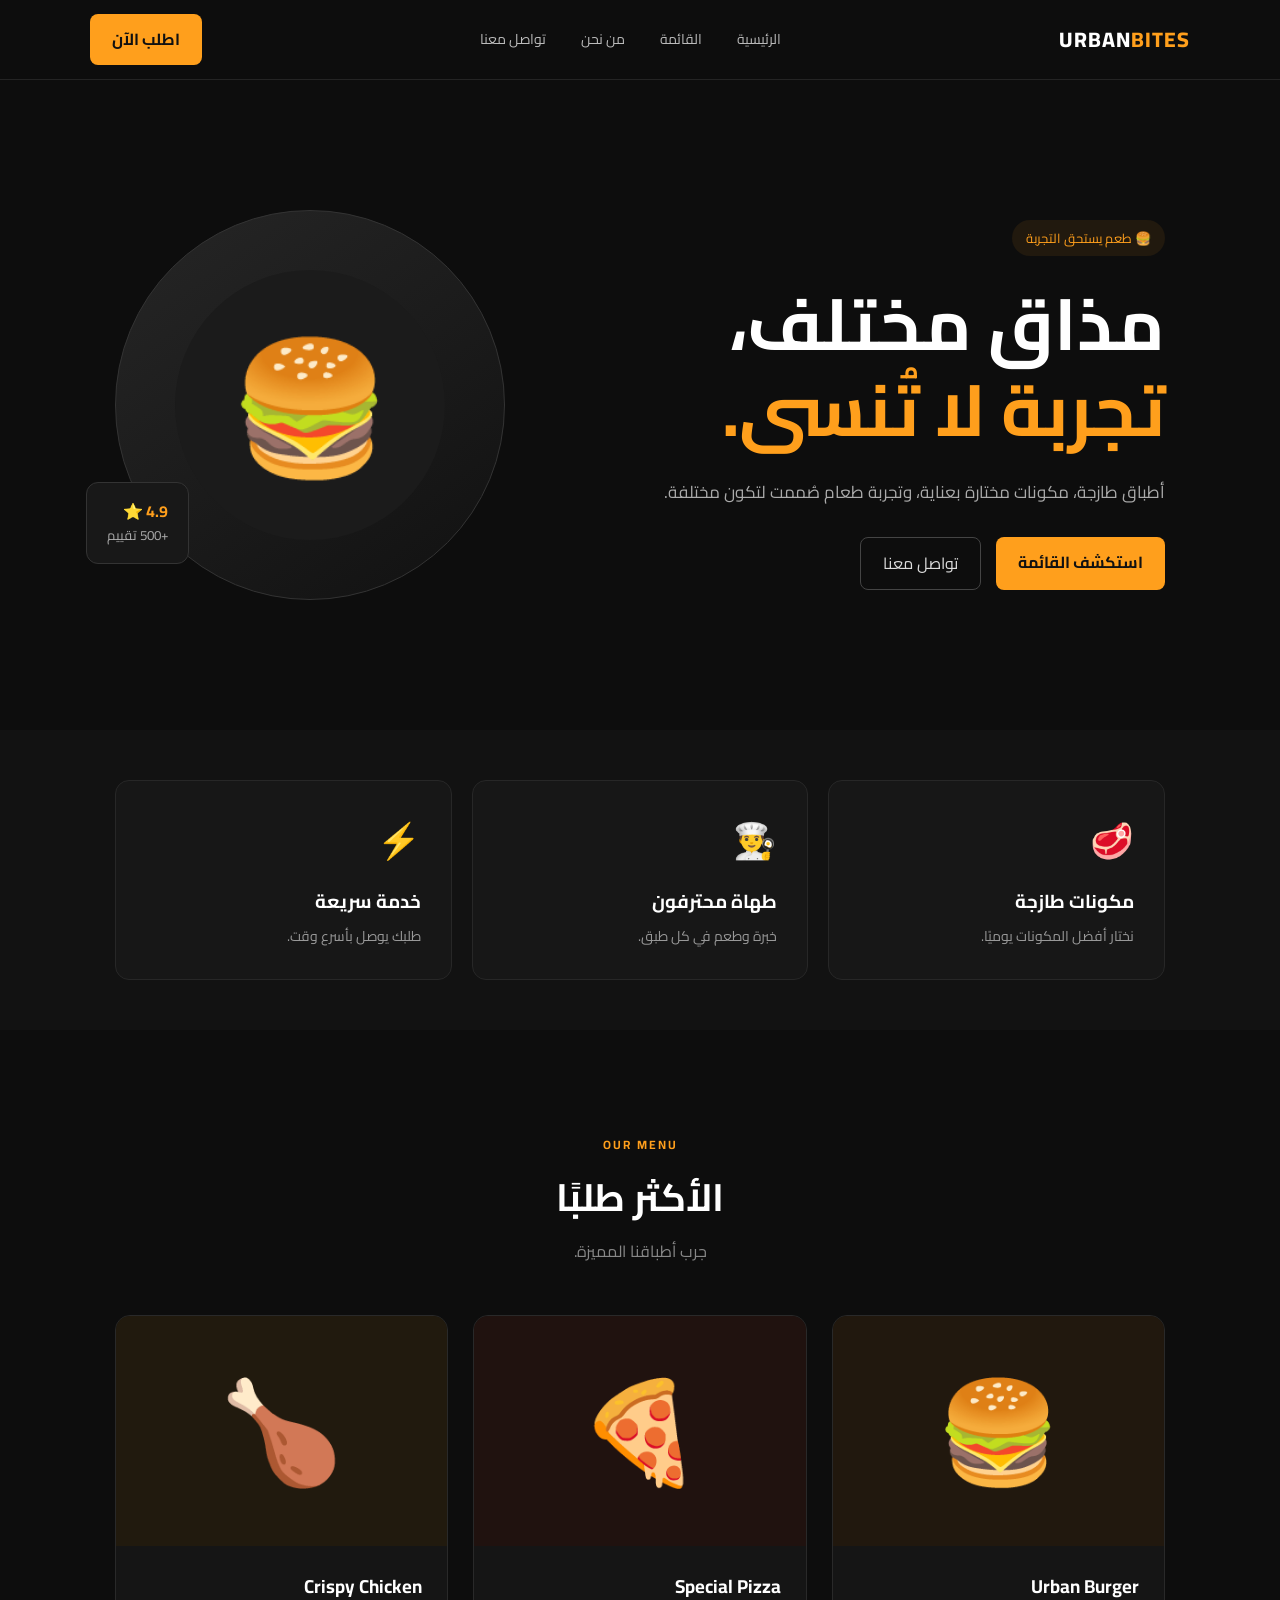
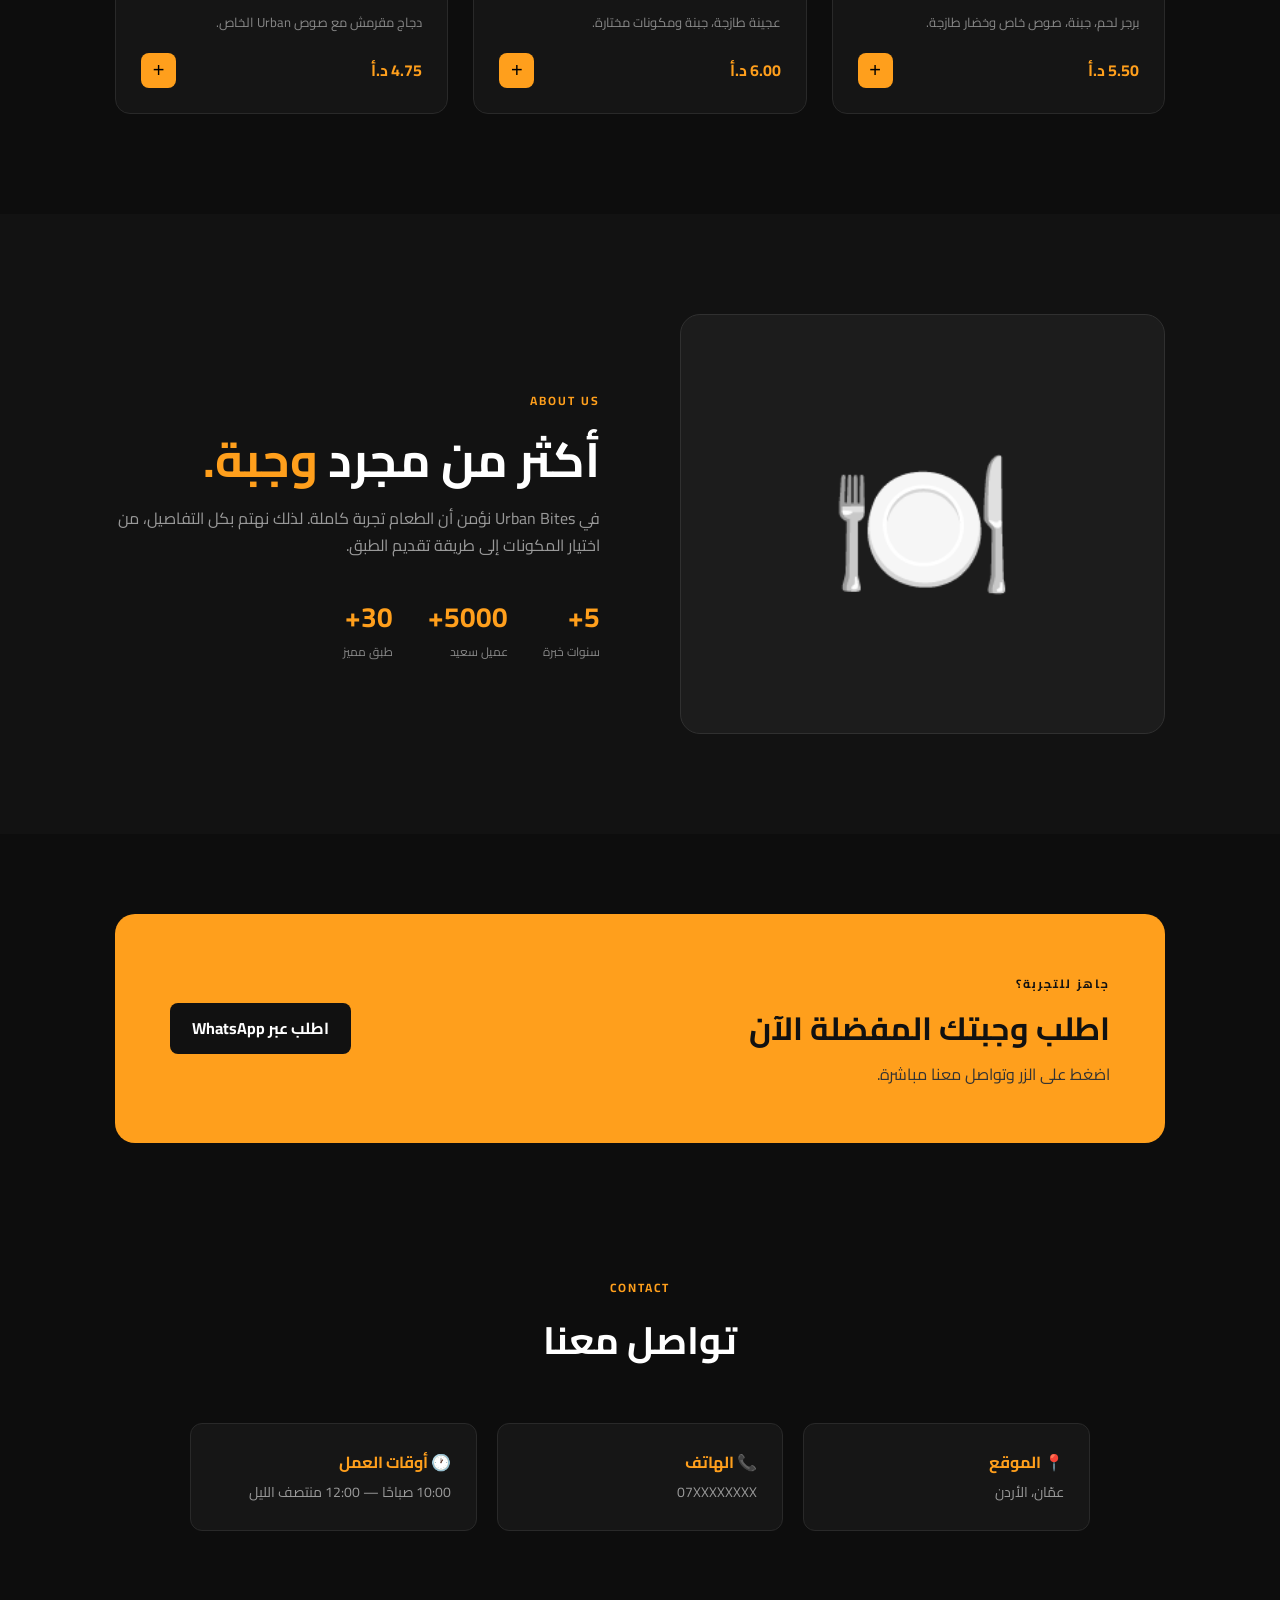
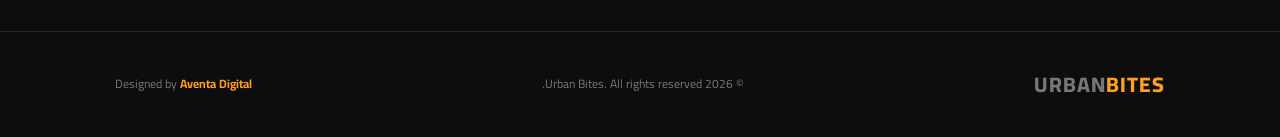
<file: index.html>
<!DOCTYPE html>
<html lang="ar" dir="rtl">
<head>
    <meta charset="UTF-8">
    <meta name="viewport" content="width=device-width, initial-scale=1.0">

    <title>Urban Bites | مطعم عصري</title>

    <link rel="stylesheet" href="style.css">
</head>

<body>

    <!-- Navbar -->
    <header class="navbar">
        <div class="logo">URBAN<span>BITES</span></div>

        <nav id="nav">
            <a href="#home">الرئيسية</a>
            <a href="#menu">القائمة</a>
            <a href="#about">من نحن</a>
            <a href="#contact">تواصل معنا</a>
        </nav>

        <a href="#contact" class="nav-btn">اطلب الآن</a>

        <button class="menu-btn" onclick="toggleMenu()">☰</button>
    </header>


    <!-- Hero -->
    <section class="hero" id="home">

        <div class="hero-content">

            <span class="badge">🍔 طعم يستحق التجربة</span>

            <h1>
                مذاق مختلف،
                <span>تجربة لا تُنسى.</span>
            </h1>

            <p>
                أطباق طازجة، مكونات مختارة بعناية،
                وتجربة طعام صُممت لتكون مختلفة.
            </p>

            <div class="hero-buttons">
                <a href="#menu" class="primary-btn">استكشف القائمة</a>
                <a href="#contact" class="secondary-btn">تواصل معنا</a>
            </div>

        </div>

        <div class="hero-card">

            <div class="food-circle">
                🍔
            </div>

            <div class="floating-card">
                <strong>4.9 ⭐</strong>
                <small>+500 تقييم</small>
            </div>

        </div>

    </section>


    <!-- Features -->
    <section class="features">

        <div class="feature">
            <div class="icon">🥩</div>
            <h3>مكونات طازجة</h3>
            <p>نختار أفضل المكونات يوميًا.</p>
        </div>

        <div class="feature">
            <div class="icon">👨‍🍳</div>
            <h3>طهاة محترفون</h3>
            <p>خبرة وطعم في كل طبق.</p>
        </div>

        <div class="feature">
            <div class="icon">⚡</div>
            <h3>خدمة سريعة</h3>
            <p>طلبك يوصل بأسرع وقت.</p>
        </div>

    </section>


    <!-- Menu -->
    <section class="menu-section" id="menu">

        <div class="section-title">
            <span>OUR MENU</span>
            <h2>الأكثر طلبًا</h2>
            <p>جرب أطباقنا المميزة.</p>
        </div>

        <div class="menu-grid">

            <div class="food-card">
                <div class="food-image burger">🍔</div>

                <div class="food-info">
                    <h3>Urban Burger</h3>
                    <p>برجر لحم، جبنة، صوص خاص وخضار طازجة.</p>

                    <div class="food-bottom">
                        <strong>5.50 د.أ</strong>
                        <button>+</button>
                    </div>
                </div>
            </div>


            <div class="food-card">
                <div class="food-image pizza">🍕</div>

                <div class="food-info">
                    <h3>Special Pizza</h3>
                    <p>عجينة طازجة، جبنة ومكونات مختارة.</p>

                    <div class="food-bottom">
                        <strong>6.00 د.أ</strong>
                        <button>+</button>
                    </div>
                </div>
            </div>


            <div class="food-card">
                <div class="food-image chicken">🍗</div>

                <div class="food-info">
                    <h3>Crispy Chicken</h3>
                    <p>دجاج مقرمش مع صوص Urban الخاص.</p>

                    <div class="food-bottom">
                        <strong>4.75 د.أ</strong>
                        <button>+</button>
                    </div>
                </div>
            </div>

        </div>

    </section>


    <!-- About -->
    <section class="about" id="about">

        <div class="about-image">
            🍽️
        </div>

        <div class="about-content">

            <span>ABOUT US</span>

            <h2>
                أكثر من مجرد
                <strong>وجبة.</strong>
            </h2>

            <p>
                في Urban Bites نؤمن أن الطعام تجربة كاملة.
                لذلك نهتم بكل التفاصيل، من اختيار المكونات
                إلى طريقة تقديم الطبق.
            </p>

            <div class="stats">

                <div>
                    <strong>5+</strong>
                    <span>سنوات خبرة</span>
                </div>

                <div>
                    <strong>5000+</strong>
                    <span>عميل سعيد</span>
                </div>

                <div>
                    <strong>30+</strong>
                    <span>طبق مميز</span>
                </div>

            </div>

        </div>

    </section>


    <!-- CTA -->
    <section class="cta">

        <div>
            <span>جاهز للتجربة؟</span>

            <h2>
                اطلب وجبتك المفضلة الآن
            </h2>

            <p>
                اضغط على الزر وتواصل معنا مباشرة.
            </p>
        </div>

        <a href="https://wa.me/962700000000" class="primary-btn">
            اطلب عبر WhatsApp
        </a>

    </section>


    <!-- Contact -->
    <section class="contact" id="contact">

        <div class="section-title">
            <span>CONTACT</span>
            <h2>تواصل معنا</h2>
        </div>

        <div class="contact-box">

            <div>
                <strong>📍 الموقع</strong>
                <p>عمّان، الأردن</p>
            </div>

            <div>
                <strong>📞 الهاتف</strong>
                <p>07XXXXXXXX</p>
            </div>

            <div>
                <strong>🕐 أوقات العمل</strong>
                <p>10:00 صباحًا — 12:00 منتصف الليل</p>
            </div>

        </div>

    </section>


    <!-- Footer -->
    <footer>

        <div class="logo">
            URBAN<span>BITES</span>
        </div>

        <p>
            © 2026 Urban Bites. All rights reserved.
        </p>

        <p class="made">
            Designed by <strong>Aventa Digital</strong>
        </p>

    </footer>


    <script src="script.js"></script>

</body>
</html>
</file>
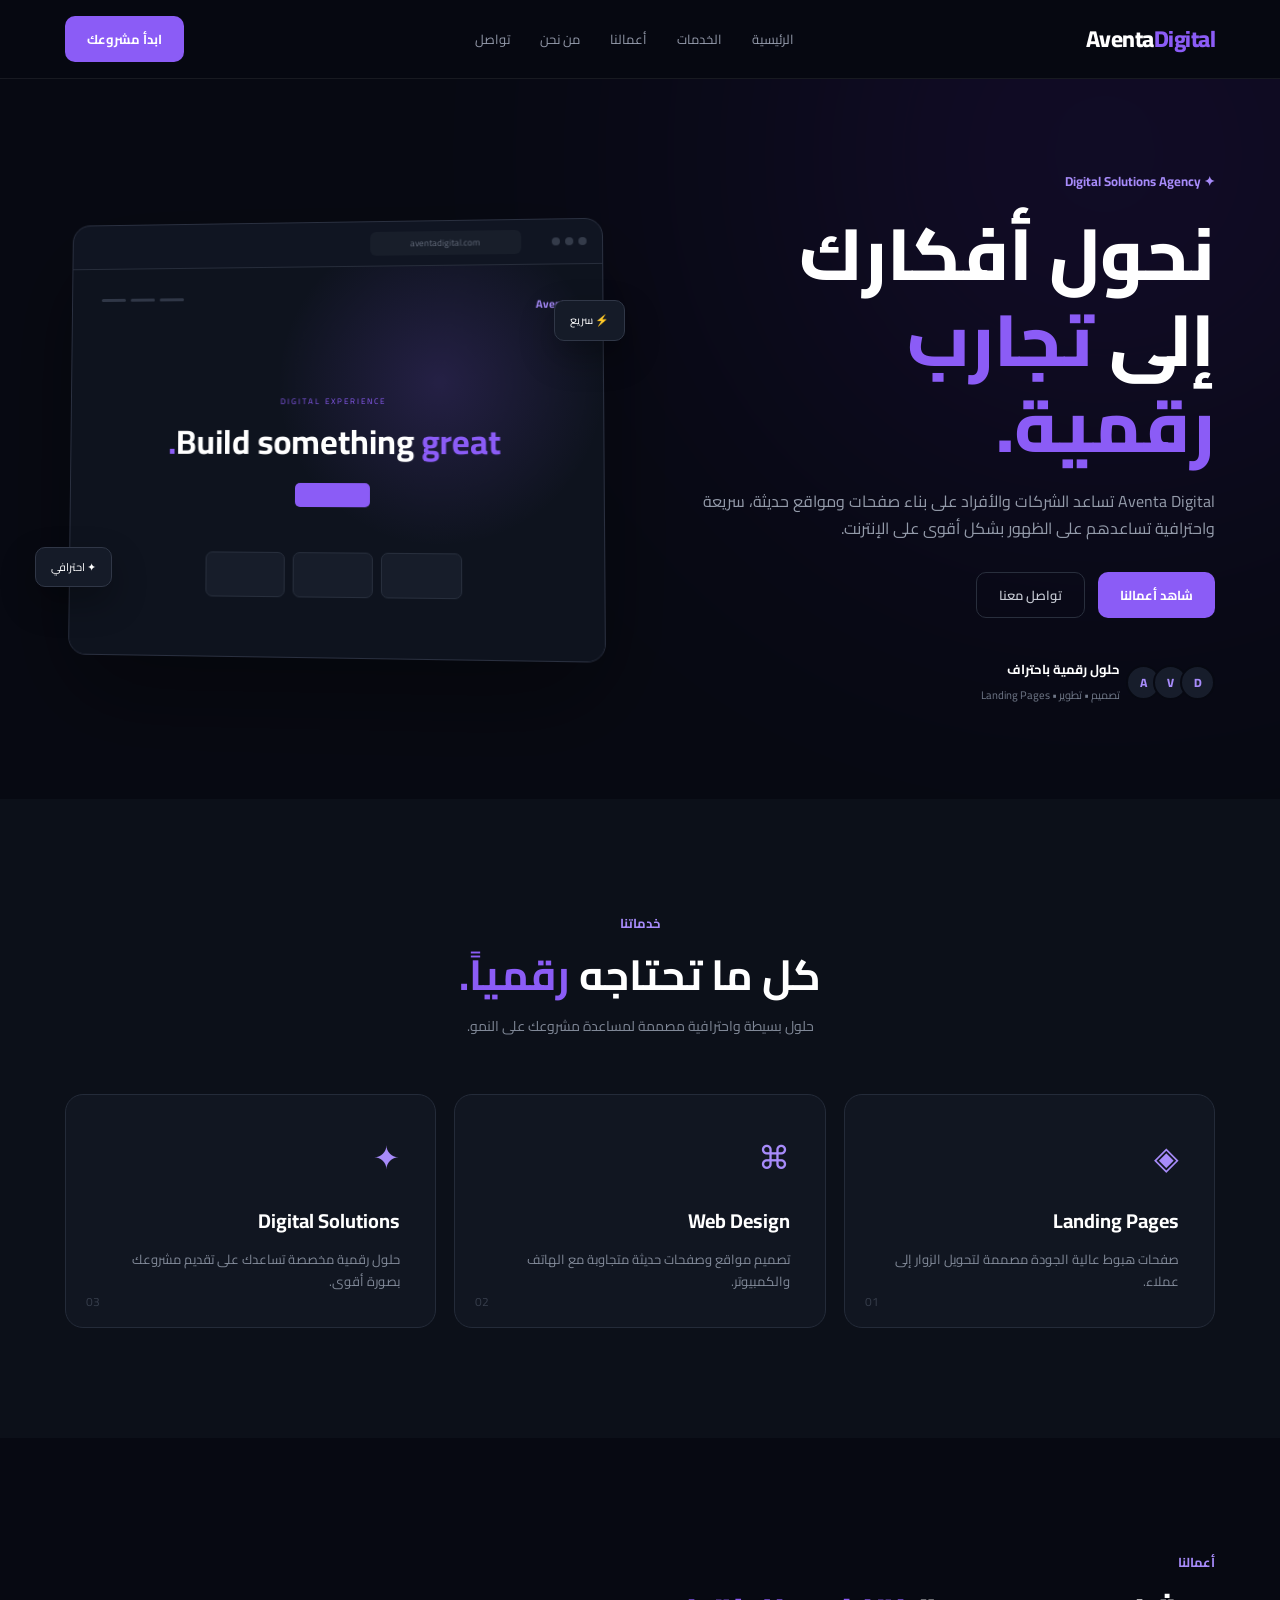
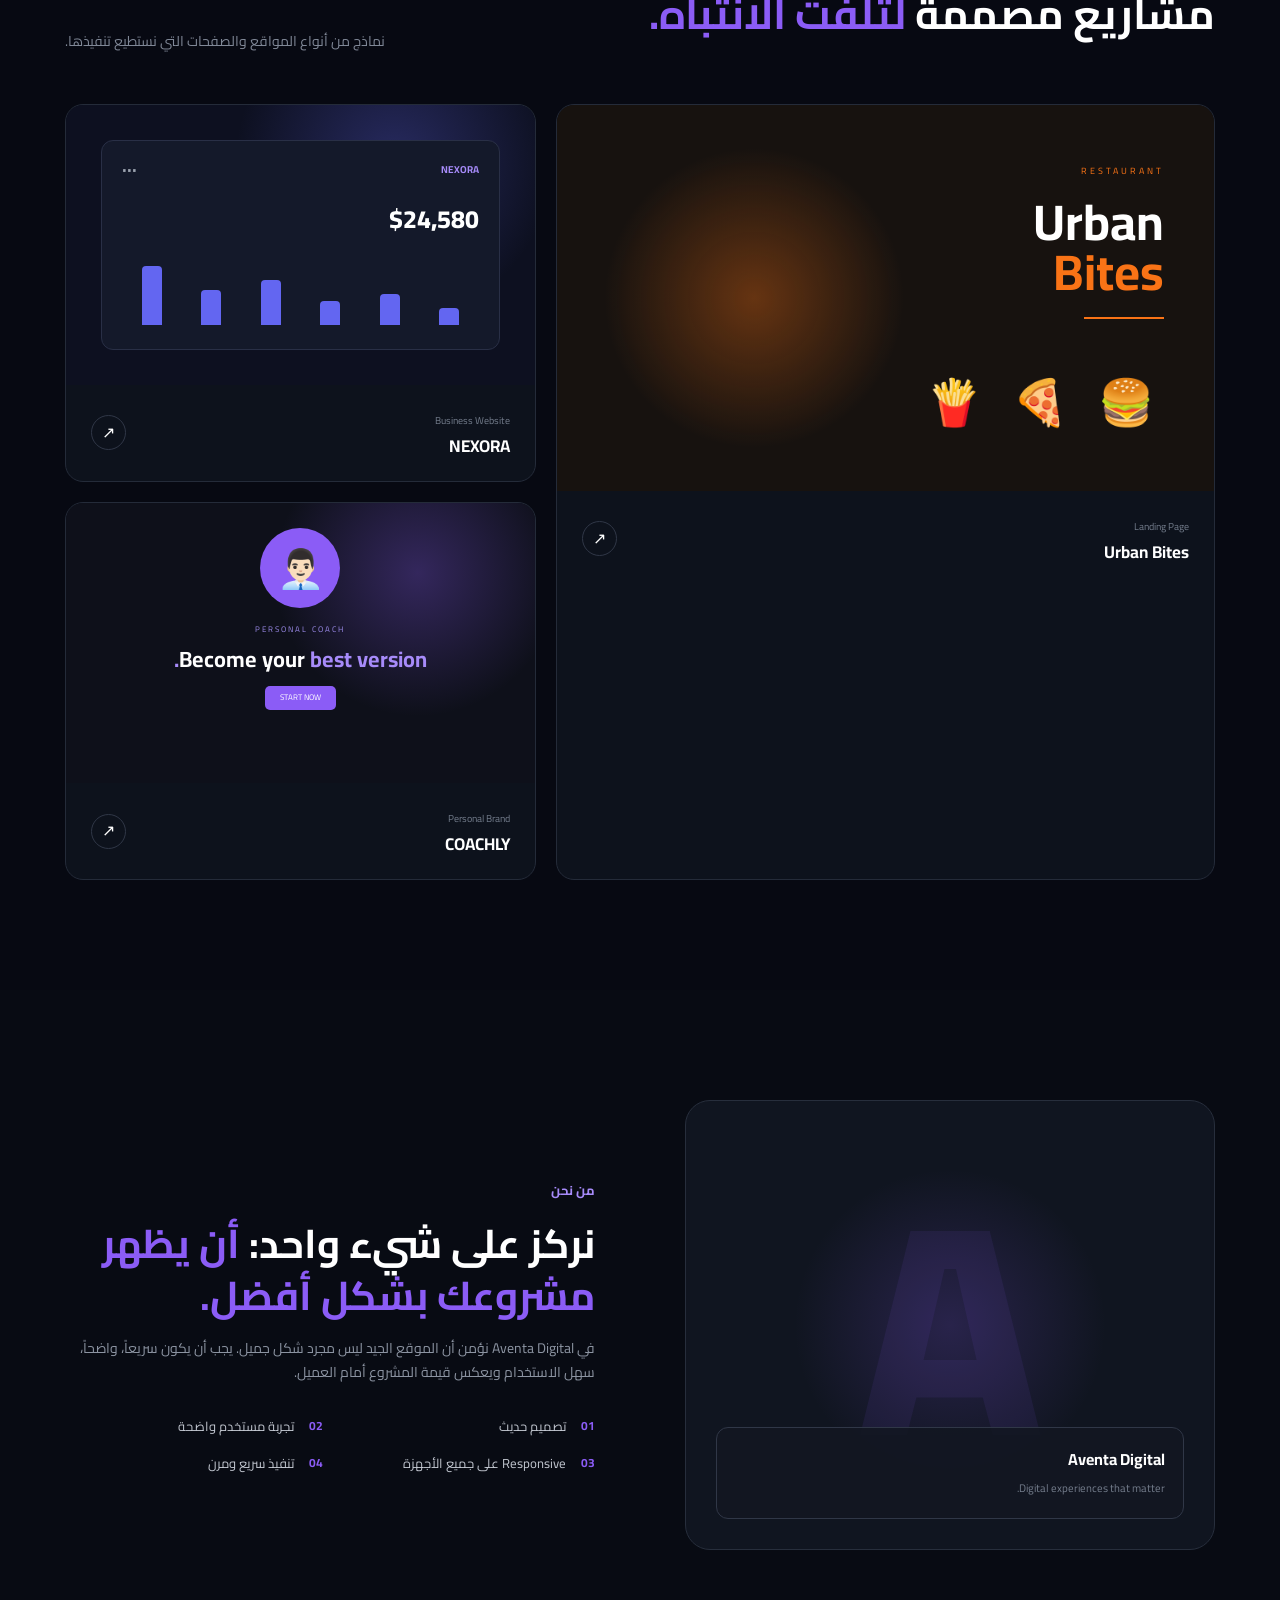
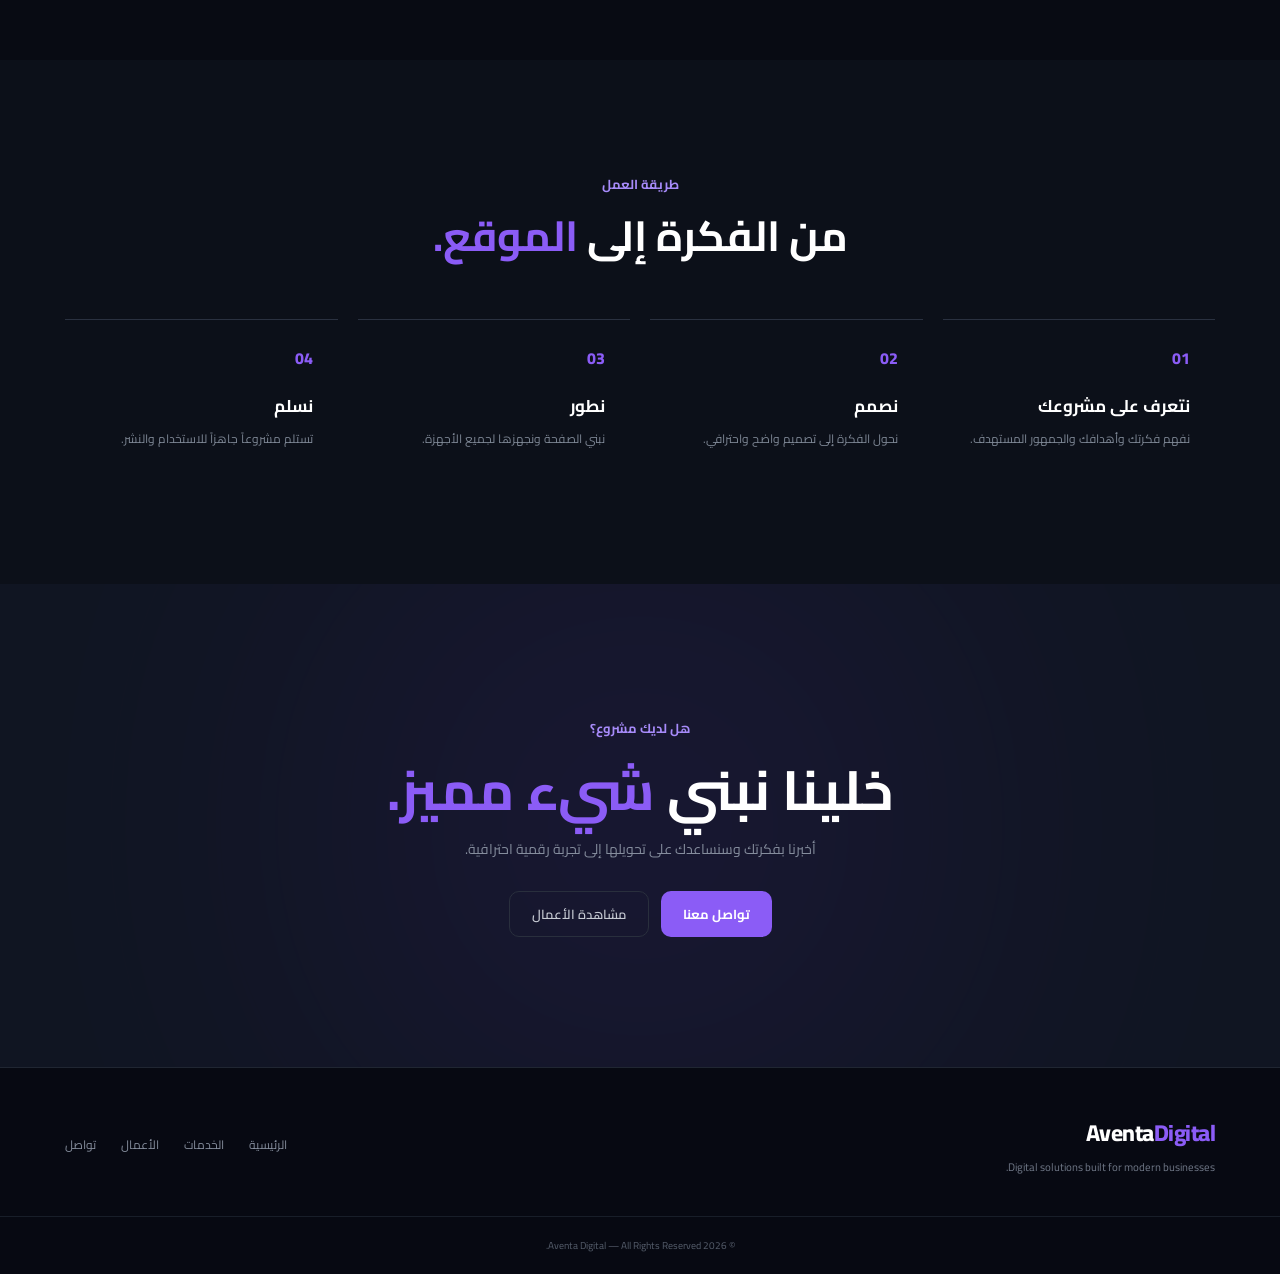
<file: aventa/index.html>
<!DOCTYPE html>
<html lang="ar" dir="rtl">
<head>
    <meta charset="UTF-8">
    <meta name="viewport" content="width=device-width, initial-scale=1.0">

    <title>Aventa Digital | Digital Agency</title>

    <link rel="stylesheet" href="style.css">
</head>

<body>

<header class="navbar">

    <div class="container nav-content">

        <a href="#home" class="logo">
            Aventa<span>Digital</span>
        </a>

        <nav id="navMenu">
            <a href="#home">الرئيسية</a>
            <a href="#services">الخدمات</a>
            <a href="#projects">أعمالنا</a>
            <a href="#about">من نحن</a>
            <a href="#contact">تواصل</a>
        </nav>

        <a href="#contact" class="nav-btn">
            ابدأ مشروعك
        </a>

        <button class="menu-btn" id="menuBtn">☰</button>

    </div>

</header>


<!-- HERO -->

<section class="hero" id="home">

    <div class="hero-bg"></div>

    <div class="container hero-content">

        <div class="hero-text">

            <div class="badge">
                ✦ Digital Solutions Agency
            </div>

            <h1>
                نحول أفكارك إلى
                <span>تجارب رقمية.</span>
            </h1>

            <p>
                Aventa Digital تساعد الشركات والأفراد على بناء
                صفحات ومواقع حديثة، سريعة واحترافية تساعدهم
                على الظهور بشكل أقوى على الإنترنت.
            </p>

            <div class="hero-buttons">

                <a href="#projects" class="primary-btn">
                    شاهد أعمالنا
                </a>

                <a href="#contact" class="secondary-btn">
                    تواصل معنا
                </a>

            </div>

            <div class="trust">

                <div class="avatars">
                    <span>A</span>
                    <span>V</span>
                    <span>D</span>
                </div>

                <div>
                    <strong>حلول رقمية باحتراف</strong>
                    <small>تصميم • تطوير • Landing Pages</small>
                </div>

            </div>

        </div>


        <div class="hero-visual">

            <div class="browser">

                <div class="browser-top">

                    <div class="dots">
                        <i></i>
                        <i></i>
                        <i></i>
                    </div>

                    <div class="address">
                        aventadigital.com
                    </div>

                </div>

                <div class="browser-body">

                    <div class="mini-nav">
                        <strong>Aventa</strong>

                        <div>
                            <span></span>
                            <span></span>
                            <span></span>
                        </div>
                    </div>

                    <div class="mini-content">

                        <small>DIGITAL EXPERIENCE</small>

                        <h3>
                            Build something
                            <b>great.</b>
                        </h3>

                        <div class="mini-button"></div>

                        <div class="mini-cards">

                            <div></div>
                            <div></div>
                            <div></div>

                        </div>

                    </div>

                </div>

            </div>

            <div class="floating-card card-a">
                ⚡ سريع
            </div>

            <div class="floating-card card-b">
                ✦ احترافي
            </div>

        </div>

    </div>

</section>


<!-- SERVICES -->

<section class="section dark-section" id="services">

    <div class="container">

        <div class="section-heading">

            <span class="section-label">
                خدماتنا
            </span>

            <h2>
                كل ما تحتاجه
                <span>رقمياً.</span>
            </h2>

            <p>
                حلول بسيطة واحترافية مصممة لمساعدة مشروعك على النمو.
            </p>

        </div>


        <div class="services-grid">

            <div class="service-card">

                <div class="icon">◈</div>

                <h3>Landing Pages</h3>

                <p>
                    صفحات هبوط عالية الجودة مصممة لتحويل الزوار
                    إلى عملاء.
                </p>

                <span class="service-number">01</span>

            </div>


            <div class="service-card">

                <div class="icon">⌘</div>

                <h3>Web Design</h3>

                <p>
                    تصميم مواقع وصفحات حديثة متجاوبة مع الهاتف
                    والكمبيوتر.
                </p>

                <span class="service-number">02</span>

            </div>


            <div class="service-card">

                <div class="icon">✦</div>

                <h3>Digital Solutions</h3>

                <p>
                    حلول رقمية مخصصة تساعدك على تقديم مشروعك
                    بصورة أقوى.
                </p>

                <span class="service-number">03</span>

            </div>

        </div>

    </div>

</section>


<!-- PROJECTS -->

<section class="section" id="projects">

    <div class="container">

        <div class="section-top">

            <div>

                <span class="section-label">
                    أعمالنا
                </span>

                <h2>
                    مشاريع مصممة
                    <span>لتلفت الانتباه.</span>
                </h2>

            </div>

            <p>
                نماذج من أنواع المواقع والصفحات التي نستطيع تنفيذها.
            </p>

        </div>


        <div class="projects-grid">

            <!-- PROJECT 1 -->

<a href="projects/restaurant-landing/index.html" class="project project-large">
                <div class="project-preview restaurant">

                    <div class="preview-content">

                        <small>RESTAURANT</small>

                        <h3>
                            Urban<br>
                            <span>Bites</span>
                        </h3>

                        <div class="preview-line"></div>

                        <div class="food-circles">
                            🍔 🍕 🍟
                        </div>

                    </div>

                </div>

                <div class="project-info">

                    <div>
                        <span>Landing Page</span>
                        <h3>Urban Bites</h3>
                    </div>

                    <div class="arrow">↗</div>

                </div>

            </a>


            <!-- PROJECT 2 -->

<a href="projects/nexora/index.html" class="project">
                <div class="project-preview nexora">

                    <div class="dashboard">

                        <div class="dash-top">
                            <b>NEXORA</b>
                            <span>•••</span>
                        </div>

                        <div class="dash-number">
                            $24,580
                        </div>

                        <div class="chart">
                            <span></span>
                            <span></span>
                            <span></span>
                            <span></span>
                            <span></span>
                            <span></span>
                        </div>

                    </div>

                </div>

                <div class="project-info">

                    <div>
                        <span>Business Website</span>
                        <h3>NEXORA</h3>
                    </div>

                    <div class="arrow">↗</div>

                </div>

            </a>


            <!-- PROJECT 3 -->

<a href="projects/coachly/index.html" class="project">
                <div class="project-preview coachly">

                    <div class="coach-preview">

                        <div class="coach-circle">
                            👨🏻‍💼
                        </div>

                        <small>PERSONAL COACH</small>

                        <h3>
                            Become your
                            <span>best version.</span>
                        </h3>

                        <div class="coach-button">
                            START NOW
                        </div>

                    </div>

                </div>

                <div class="project-info">

                    <div>
                        <span>Personal Brand</span>
                        <h3>COACHLY</h3>
                    </div>

                    <div class="arrow">↗</div>

                </div>

            </a>

        </div>

    </div>

</section>


<!-- ABOUT -->

<section class="section about-section" id="about">

    <div class="container about-grid">

        <div class="about-visual">

            <div class="big-letter">
                A
            </div>

            <div class="about-card">

                <strong>Aventa Digital</strong>

                <span>
                    Digital experiences that matter.
                </span>

            </div>

        </div>


        <div class="about-text">

            <span class="section-label">
                من نحن
            </span>

            <h2>
                نركز على شيء واحد:
                <span>أن يظهر مشروعك بشكل أفضل.</span>
            </h2>

            <p>
                في Aventa Digital نؤمن أن الموقع الجيد ليس مجرد
                شكل جميل. يجب أن يكون سريعاً، واضحاً، سهل الاستخدام
                ويعكس قيمة المشروع أمام العميل.
            </p>

            <div class="about-list">

                <div>
                    <b>01</b>
                    <span>تصميم حديث</span>
                </div>

                <div>
                    <b>02</b>
                    <span>تجربة مستخدم واضحة</span>
                </div>

                <div>
                    <b>03</b>
                    <span>Responsive على جميع الأجهزة</span>
                </div>

                <div>
                    <b>04</b>
                    <span>تنفيذ سريع ومرن</span>
                </div>

            </div>

        </div>

    </div>

</section>


<!-- PROCESS -->

<section class="section dark-section">

    <div class="container">

        <div class="section-heading">

            <span class="section-label">
                طريقة العمل
            </span>

            <h2>
                من الفكرة إلى
                <span>الموقع.</span>
            </h2>

        </div>


        <div class="process">

            <div class="process-item">

                <div class="number">01</div>

                <h3>نتعرف على مشروعك</h3>

                <p>
                    نفهم فكرتك وأهدافك والجمهور المستهدف.
                </p>

            </div>


            <div class="process-item">

                <div class="number">02</div>

                <h3>نصمم</h3>

                <p>
                    نحول الفكرة إلى تصميم واضح واحترافي.
                </p>

            </div>


            <div class="process-item">

                <div class="number">03</div>

                <h3>نطور</h3>

                <p>
                    نبني الصفحة ونجهزها لجميع الأجهزة.
                </p>

            </div>


            <div class="process-item">

                <div class="number">04</div>

                <h3>نسلم</h3>

                <p>
                    تستلم مشروعاً جاهزاً للاستخدام والنشر.
                </p>

            </div>

        </div>

    </div>

</section>


<!-- CTA -->

<section class="cta" id="contact">

    <div class="cta-glow"></div>

    <div class="container cta-content">

        <span class="section-label">
            هل لديك مشروع؟
        </span>

        <h2>
            خلينا نبني
            <span>شيء مميز.</span>
        </h2>

        <p>
            أخبرنا بفكرتك وسنساعدك على تحويلها إلى تجربة رقمية
            احترافية.
        </p>

        <div class="cta-buttons">

            <a href="mailto:hello@aventadigital.com" class="primary-btn">
                تواصل معنا
            </a>

            <a href="#projects" class="secondary-btn">
                مشاهدة الأعمال
            </a>

        </div>

    </div>

</section>


<!-- FOOTER -->

<footer>

    <div class="container footer-content">

        <div>

            <div class="logo">
                Aventa<span>Digital</span>
            </div>

            <p>
                Digital solutions built for modern businesses.
            </p>

        </div>


        <div class="footer-links">

            <a href="#home">الرئيسية</a>
            <a href="#services">الخدمات</a>
            <a href="#projects">الأعمال</a>
            <a href="#contact">تواصل</a>

        </div>

    </div>


    <div class="copyright">

        © 2026 Aventa Digital — All Rights Reserved.

    </div>

</footer>


<script src="script.js"></script>

</body>
</html>
</file>
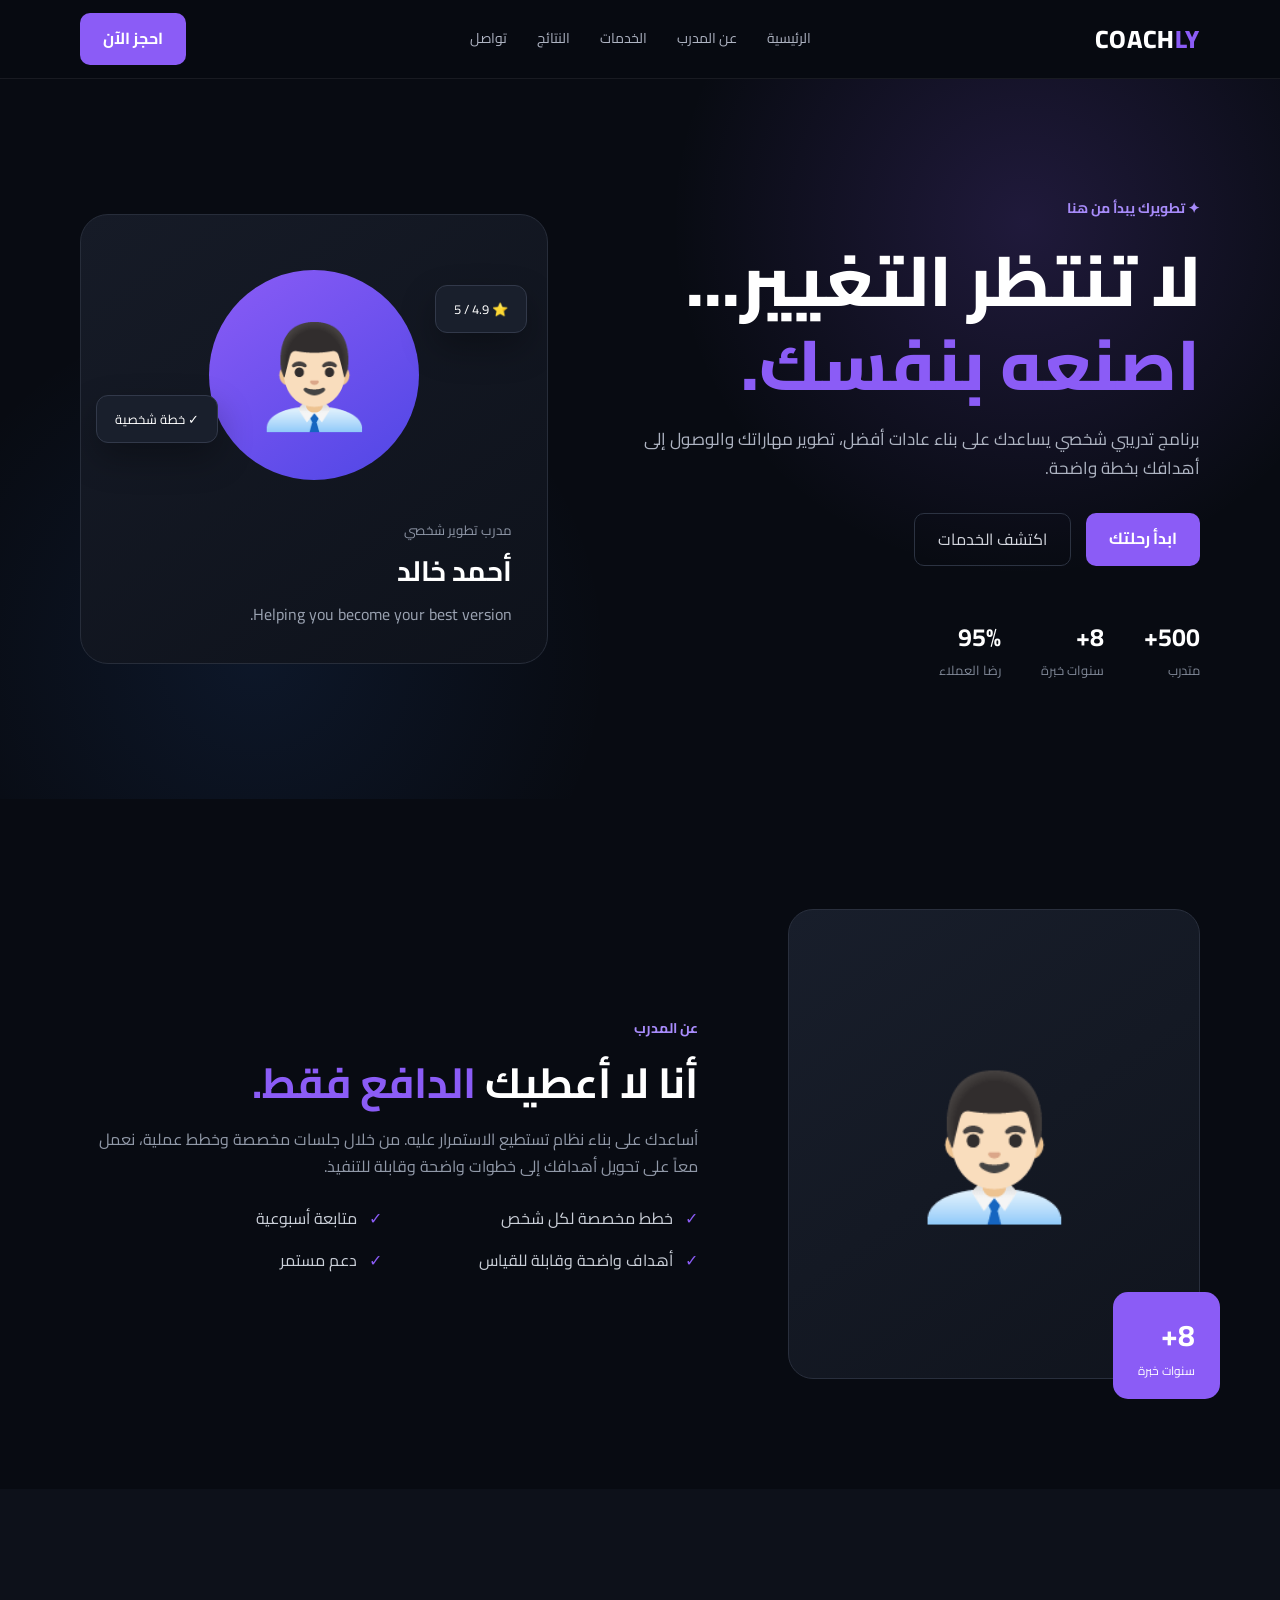
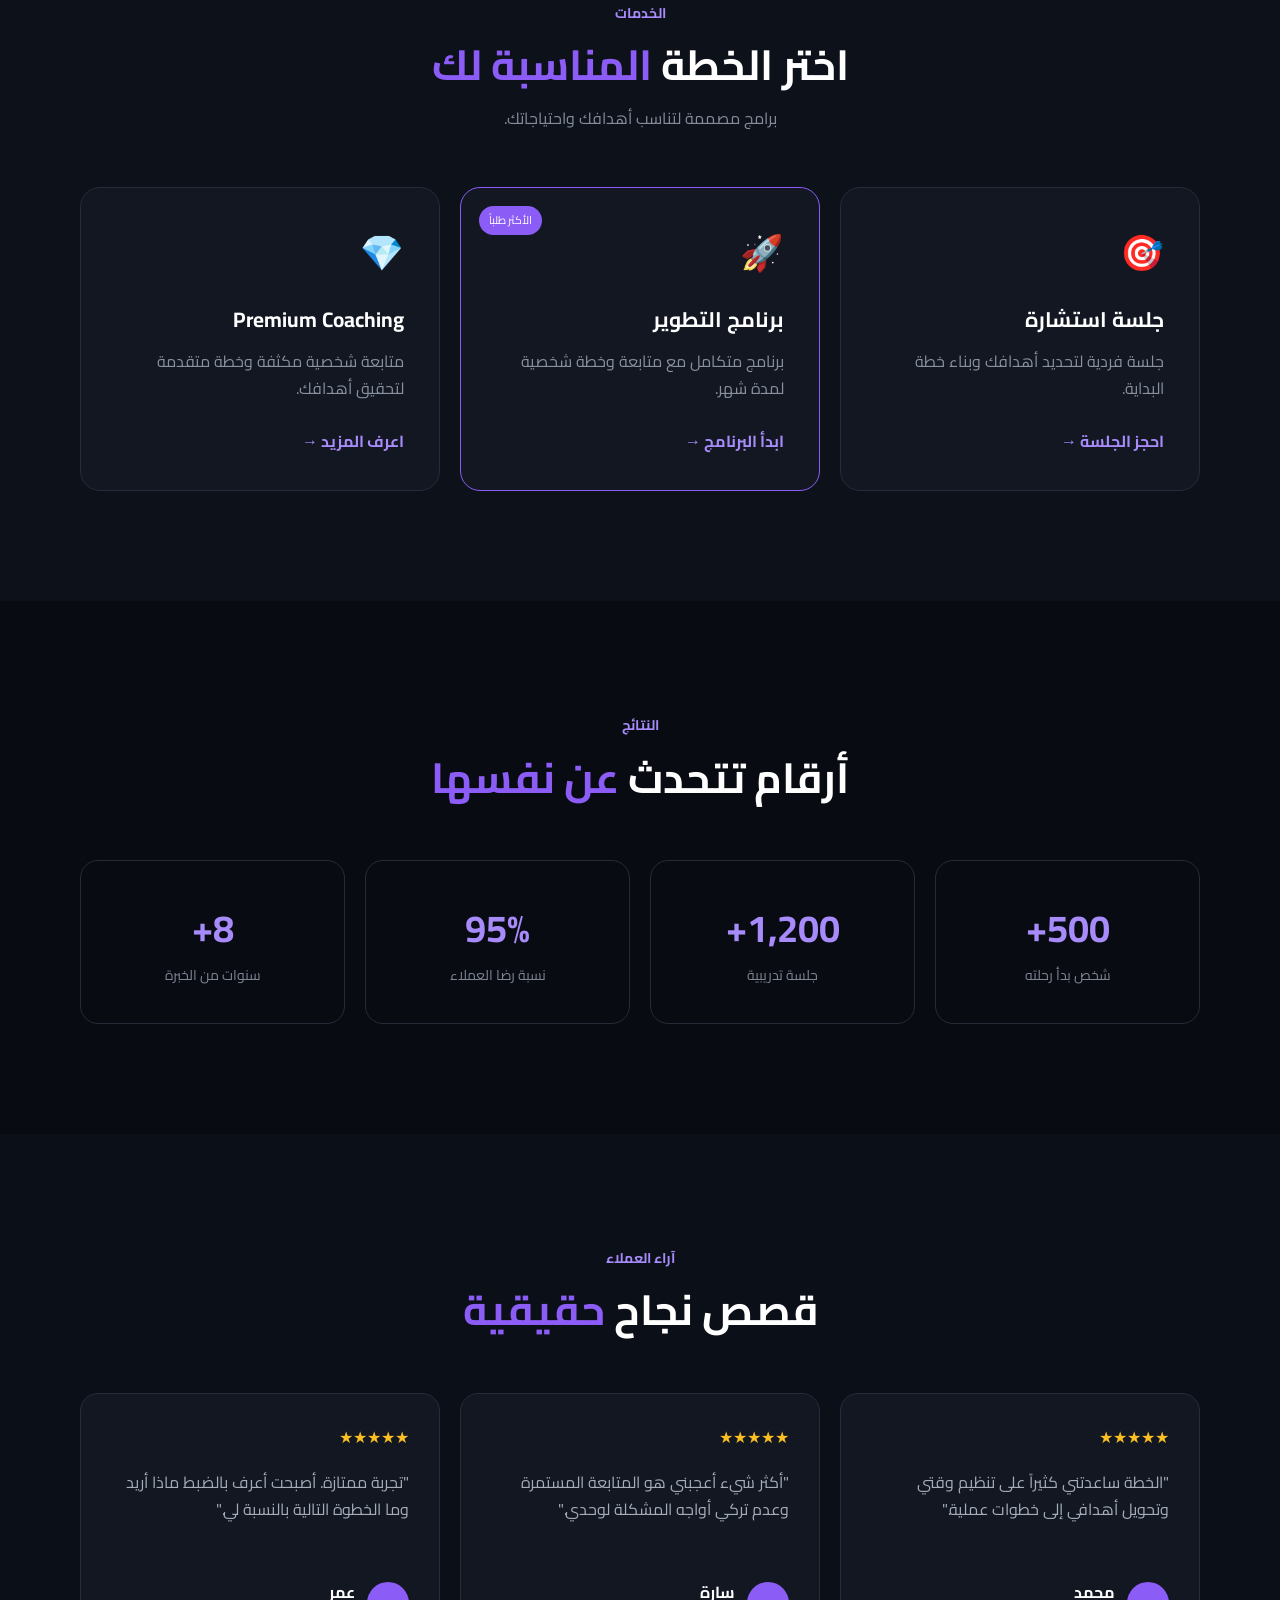
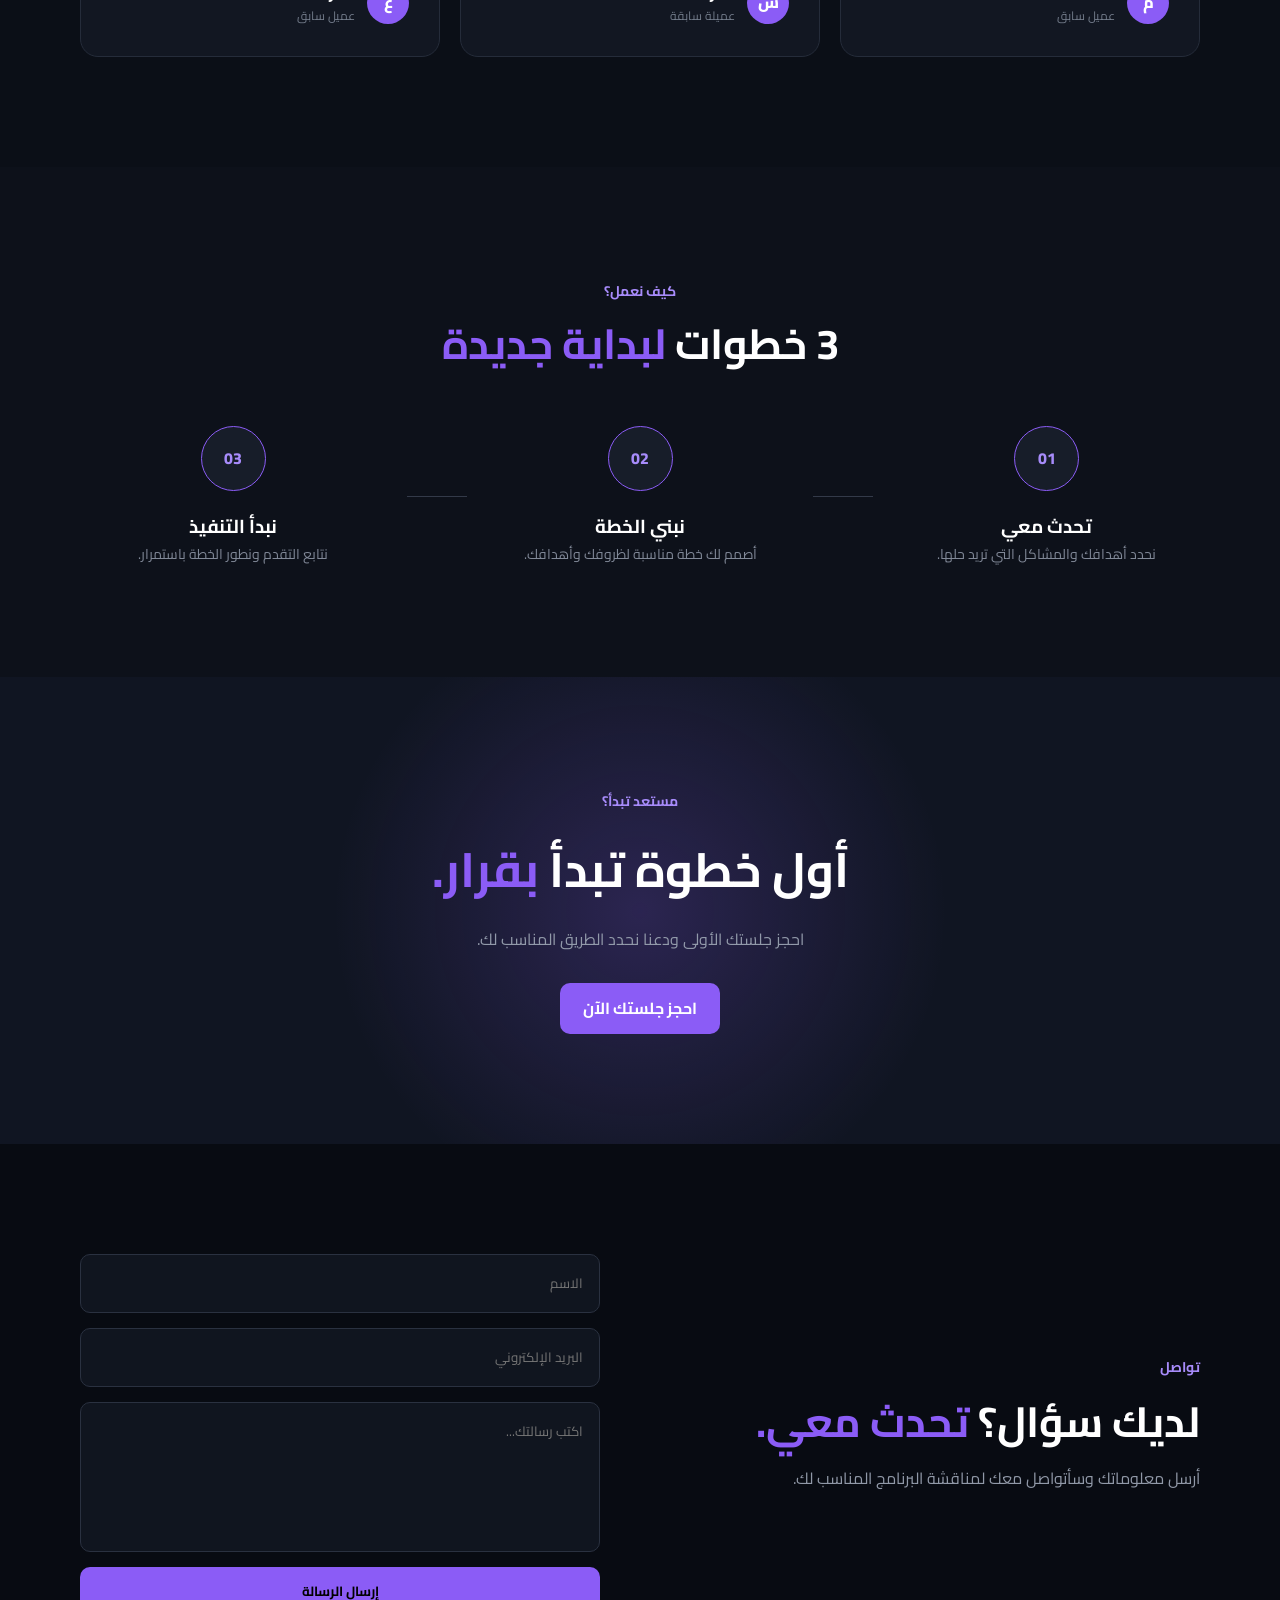
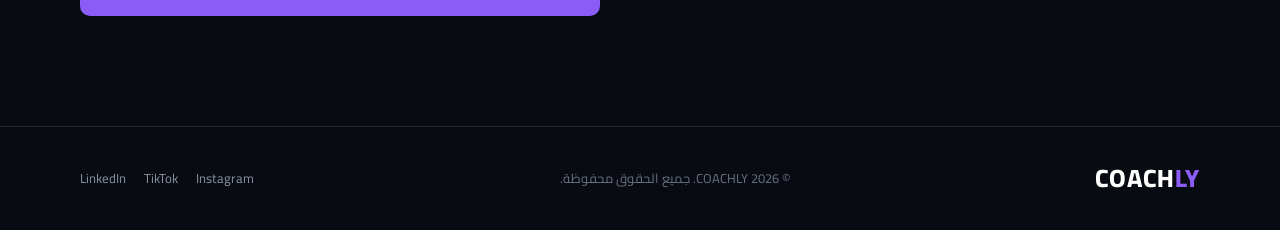
<file: aventa/projects/COACHLY/index.html>
<!DOCTYPE html>
<html lang="ar" dir="rtl">
<head>
    <meta charset="UTF-8">
    <meta name="viewport" content="width=device-width, initial-scale=1.0">

    <title>COACHLY | Personal Coach</title>

    <link rel="stylesheet" href="style.css">
</head>

<body>

    <!-- NAVBAR -->
    <header class="navbar">
        <div class="container nav-content">

            <div class="logo">
                COACH<span>LY</span>
            </div>

            <nav id="navMenu">
                <a href="#home">الرئيسية</a>
                <a href="#about">عن المدرب</a>
                <a href="#services">الخدمات</a>
                <a href="#results">النتائج</a>
                <a href="#contact">تواصل</a>
            </nav>

            <a href="#booking" class="nav-btn">
                احجز الآن
            </a>

            <button class="menu-btn" id="menuBtn">
                ☰
            </button>

        </div>
    </header>


    <!-- HERO -->
    <section class="hero" id="home">

        <div class="container hero-content">

            <div class="hero-text">

                <div class="badge">
                    ✦ تطويرك يبدأ من هنا
                </div>

                <h1>
                    لا تنتظر التغيير...
                    <span>اصنعه بنفسك.</span>
                </h1>

                <p>
                    برنامج تدريبي شخصي يساعدك على بناء عادات أفضل،
                    تطوير مهاراتك والوصول إلى أهدافك بخطة واضحة.
                </p>

                <div class="hero-buttons">

                    <a href="#booking" class="primary-btn">
                        ابدأ رحلتك
                    </a>

                    <a href="#services" class="secondary-btn">
                        اكتشف الخدمات
                    </a>

                </div>

                <div class="hero-stats">

                    <div>
                        <strong>500+</strong>
                        <span>متدرب</span>
                    </div>

                    <div>
                        <strong>8+</strong>
                        <span>سنوات خبرة</span>
                    </div>

                    <div>
                        <strong>95%</strong>
                        <span>رضا العملاء</span>
                    </div>

                </div>

            </div>


            <div class="hero-card">

                <div class="coach-avatar">
                    👨🏻‍💼
                </div>

                <div class="floating-card card-one">
                    ⭐ 4.9 / 5
                </div>

                <div class="floating-card card-two">
                    ✓ خطة شخصية
                </div>

                <div class="hero-card-content">
                    <small>مدرب تطوير شخصي</small>
                    <h3>أحمد خالد</h3>
                    <p>
                        Helping you become your best version.
                    </p>
                </div>

            </div>

        </div>

    </section>


    <!-- ABOUT -->
    <section class="section" id="about">

        <div class="container about-grid">

            <div class="about-image">
                <div class="image-box">
                    👨🏻‍💼
                </div>

                <div class="experience">
                    <strong>8+</strong>
                    <span>سنوات خبرة</span>
                </div>
            </div>


            <div class="about-text">

                <span class="section-label">
                    عن المدرب
                </span>

                <h2>
                    أنا لا أعطيك
                    <span>الدافع فقط.</span>
                </h2>

                <p>
                    أساعدك على بناء نظام تستطيع الاستمرار عليه.
                    من خلال جلسات مخصصة وخطط عملية، نعمل معاً
                    على تحويل أهدافك إلى خطوات واضحة وقابلة للتنفيذ.
                </p>

                <div class="about-points">

                    <div>
                        <span>✓</span>
                        خطط مخصصة لكل شخص
                    </div>

                    <div>
                        <span>✓</span>
                        متابعة أسبوعية
                    </div>

                    <div>
                        <span>✓</span>
                        أهداف واضحة وقابلة للقياس
                    </div>

                    <div>
                        <span>✓</span>
                        دعم مستمر
                    </div>

                </div>

            </div>

        </div>

    </section>


    <!-- SERVICES -->
    <section class="section dark-section" id="services">

        <div class="container">

            <div class="section-heading">

                <span class="section-label">
                    الخدمات
                </span>

                <h2>
                    اختر الخطة
                    <span>المناسبة لك</span>
                </h2>

                <p>
                    برامج مصممة لتناسب أهدافك واحتياجاتك.
                </p>

            </div>


            <div class="services-grid">

                <div class="service-card">

                    <div class="service-icon">
                        🎯
                    </div>

                    <h3>جلسة استشارة</h3>

                    <p>
                        جلسة فردية لتحديد أهدافك وبناء خطة البداية.
                    </p>

                    <a href="#booking">
                        احجز الجلسة →
                    </a>

                </div>


                <div class="service-card featured">

                    <div class="popular">
                        الأكثر طلباً
                    </div>

                    <div class="service-icon">
                        🚀
                    </div>

                    <h3>برنامج التطوير</h3>

                    <p>
                        برنامج متكامل مع متابعة وخطة شخصية لمدة شهر.
                    </p>

                    <a href="#booking">
                        ابدأ البرنامج →
                    </a>

                </div>


                <div class="service-card">

                    <div class="service-icon">
                        💎
                    </div>

                    <h3>Premium Coaching</h3>

                    <p>
                        متابعة شخصية مكثفة وخطة متقدمة لتحقيق أهدافك.
                    </p>

                    <a href="#booking">
                        اعرف المزيد →
                    </a>

                </div>

            </div>

        </div>

    </section>


    <!-- RESULTS -->
    <section class="section" id="results">

        <div class="container">

            <div class="section-heading">

                <span class="section-label">
                    النتائج
                </span>

                <h2>
                    أرقام تتحدث
                    <span>عن نفسها</span>
                </h2>

            </div>


            <div class="results-grid">

                <div class="result">
                    <strong>500+</strong>
                    <span>شخص بدأ رحلته</span>
                </div>

                <div class="result">
                    <strong>1,200+</strong>
                    <span>جلسة تدريبية</span>
                </div>

                <div class="result">
                    <strong>95%</strong>
                    <span>نسبة رضا العملاء</span>
                </div>

                <div class="result">
                    <strong>8+</strong>
                    <span>سنوات من الخبرة</span>
                </div>

            </div>

        </div>

    </section>


    <!-- TESTIMONIALS -->
    <section class="section testimonials-section">

        <div class="container">

            <div class="section-heading">

                <span class="section-label">
                    آراء العملاء
                </span>

                <h2>
                    قصص نجاح
                    <span>حقيقية</span>
                </h2>

            </div>


            <div class="testimonials">

                <div class="testimonial">

                    <div class="stars">
                        ★★★★★
                    </div>

                    <p>
                        "الخطة ساعدتني كثيراً على تنظيم وقتي
                        وتحويل أهدافي إلى خطوات عملية."
                    </p>

                    <div class="person">
                        <div class="person-avatar">م</div>
                        <div>
                            <strong>محمد</strong>
                            <span>عميل سابق</span>
                        </div>
                    </div>

                </div>


                <div class="testimonial">

                    <div class="stars">
                        ★★★★★
                    </div>

                    <p>
                        "أكثر شيء أعجبني هو المتابعة المستمرة
                        وعدم تركي أواجه المشكلة لوحدي."
                    </p>

                    <div class="person">
                        <div class="person-avatar">س</div>
                        <div>
                            <strong>سارة</strong>
                            <span>عميلة سابقة</span>
                        </div>
                    </div>

                </div>


                <div class="testimonial">

                    <div class="stars">
                        ★★★★★
                    </div>

                    <p>
                        "تجربة ممتازة. أصبحت أعرف بالضبط ماذا
                        أريد وما الخطوة التالية بالنسبة لي."
                    </p>

                    <div class="person">
                        <div class="person-avatar">ع</div>
                        <div>
                            <strong>عمر</strong>
                            <span>عميل سابق</span>
                        </div>
                    </div>

                </div>

            </div>

        </div>

    </section>


    <!-- PROCESS -->
    <section class="section dark-section">

        <div class="container">

            <div class="section-heading">

                <span class="section-label">
                    كيف نعمل؟
                </span>

                <h2>
                    3 خطوات
                    <span>لبداية جديدة</span>
                </h2>

            </div>


            <div class="process">

                <div class="process-step">

                    <div class="step-number">
                        01
                    </div>

                    <h3>تحدث معي</h3>

                    <p>
                        نحدد أهدافك والمشاكل التي تريد حلها.
                    </p>

                </div>


                <div class="process-line"></div>


                <div class="process-step">

                    <div class="step-number">
                        02
                    </div>

                    <h3>نبني الخطة</h3>

                    <p>
                        أصمم لك خطة مناسبة لظروفك وأهدافك.
                    </p>

                </div>


                <div class="process-line"></div>


                <div class="process-step">

                    <div class="step-number">
                        03
                    </div>

                    <h3>نبدأ التنفيذ</h3>

                    <p>
                        نتابع التقدم ونطور الخطة باستمرار.
                    </p>

                </div>

            </div>

        </div>

    </section>


    <!-- BOOKING -->
    <section class="booking" id="booking">

        <div class="container booking-content">

            <span class="section-label">
                مستعد تبدأ؟
            </span>

            <h2>
                أول خطوة تبدأ
                <span>بقرار.</span>
            </h2>

            <p>
                احجز جلستك الأولى ودعنا نحدد الطريق المناسب لك.
            </p>

            <a href="#contact" class="primary-btn">
                احجز جلستك الآن
            </a>

        </div>

    </section>


    <!-- CONTACT -->
    <section class="section" id="contact">

        <div class="container contact-grid">

            <div>

                <span class="section-label">
                    تواصل
                </span>

                <h2>
                    لديك سؤال؟
                    <span>تحدث معي.</span>
                </h2>

                <p>
                    أرسل معلوماتك وسأتواصل معك لمناقشة
                    البرنامج المناسب لك.
                </p>

            </div>


            <form id="contactForm">

                <input
                    type="text"
                    placeholder="الاسم"
                    required
                >

                <input
                    type="email"
                    placeholder="البريد الإلكتروني"
                    required
                >

                <textarea
                    placeholder="اكتب رسالتك..."
                    required
                ></textarea>

                <button type="submit" class="primary-btn">
                    إرسال الرسالة
                </button>

            </form>

        </div>

    </section>


    <!-- FOOTER -->
    <footer>

        <div class="container footer-content">

            <div class="logo">
                COACH<span>LY</span>
            </div>

            <p>
                © 2026 COACHLY. جميع الحقوق محفوظة.
            </p>

            <div class="socials">
                <a href="#">Instagram</a>
                <a href="#">TikTok</a>
                <a href="#">LinkedIn</a>
            </div>

        </div>

    </footer>


    <script src="script.js"></script>

</body>
</html>
</file>
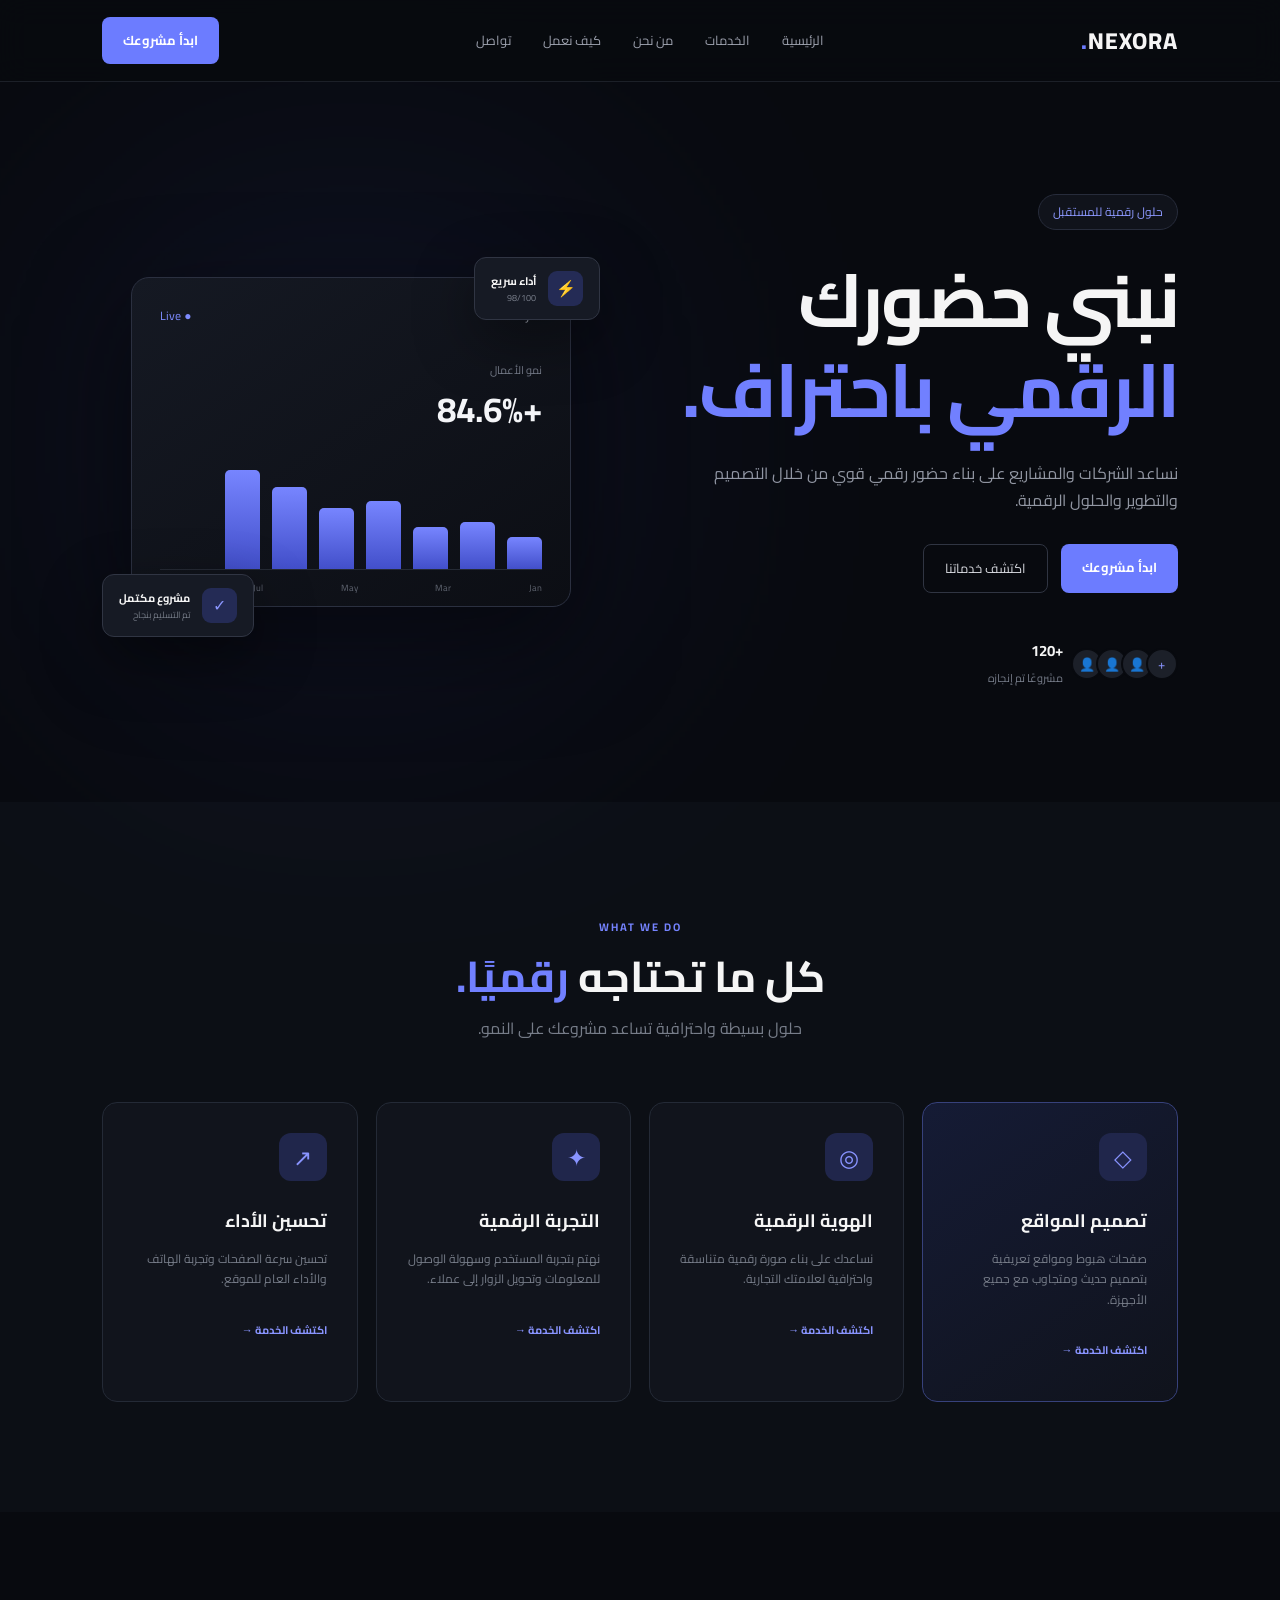
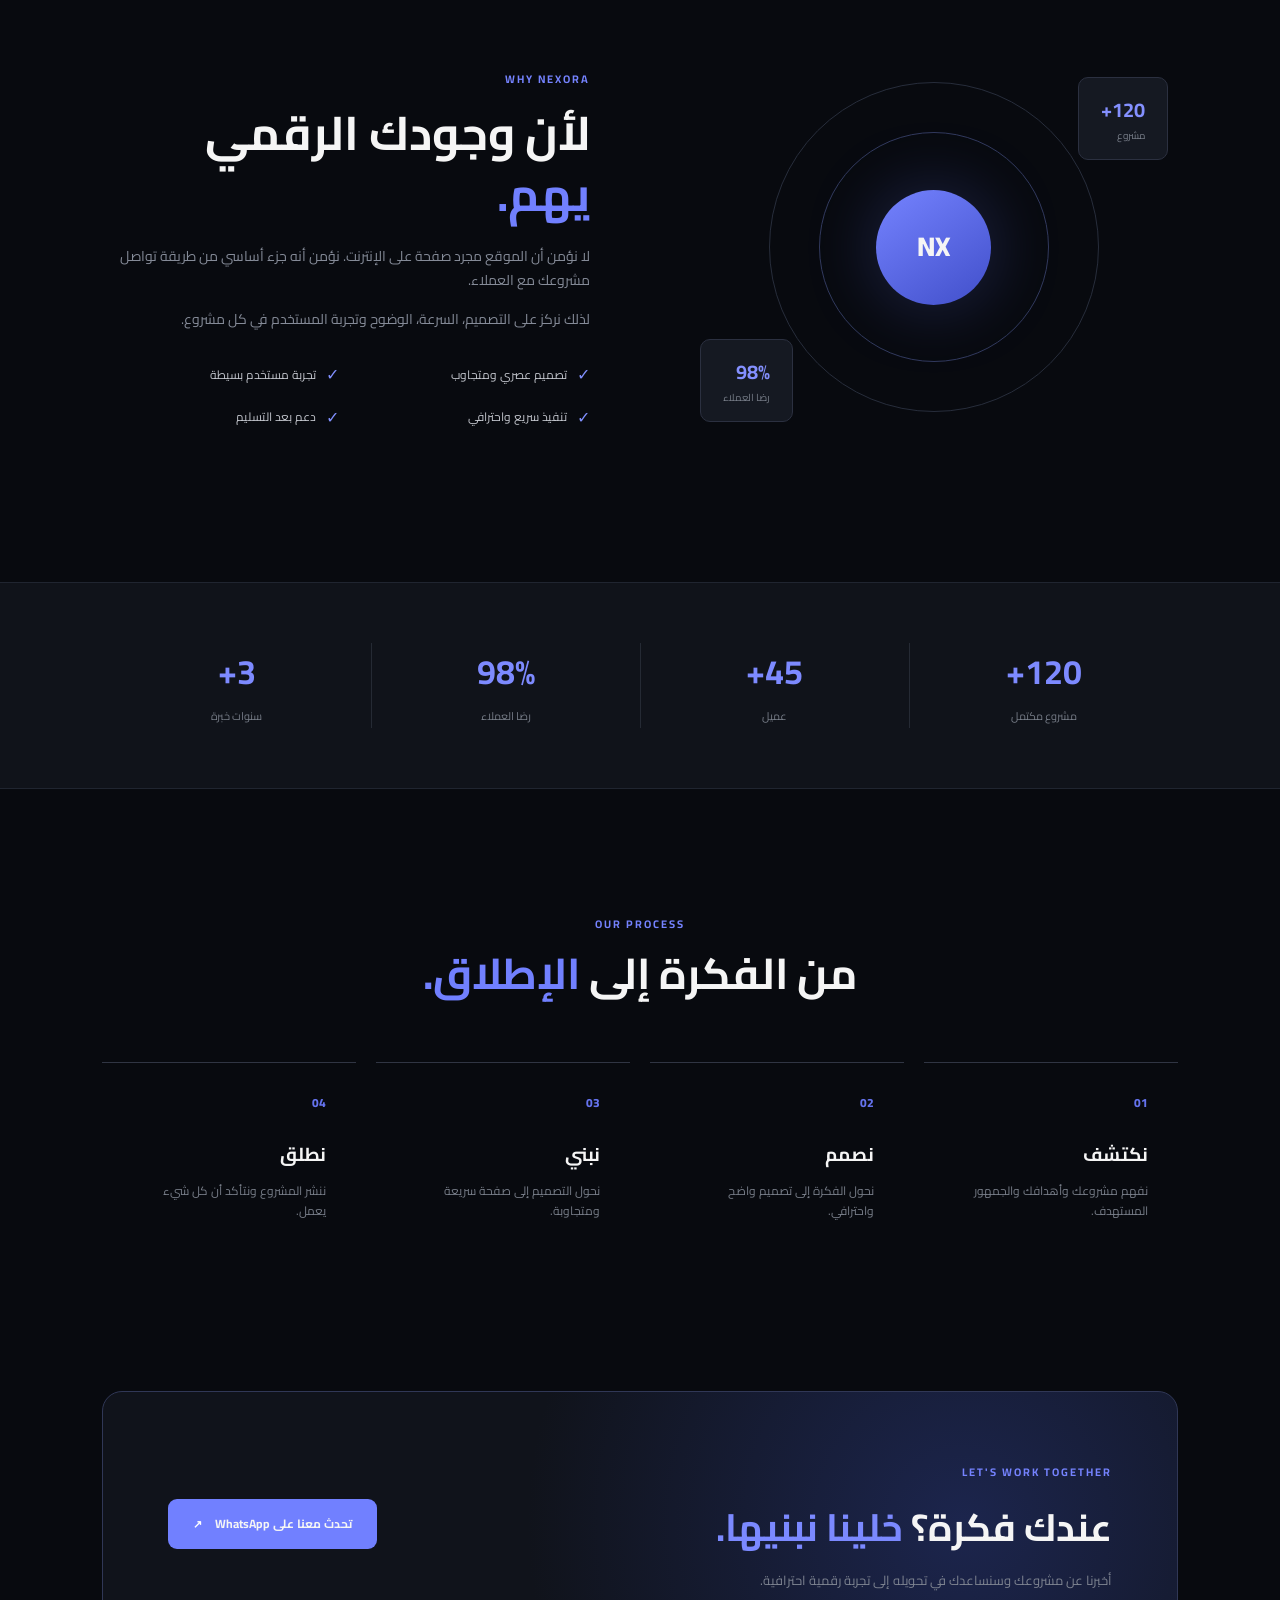
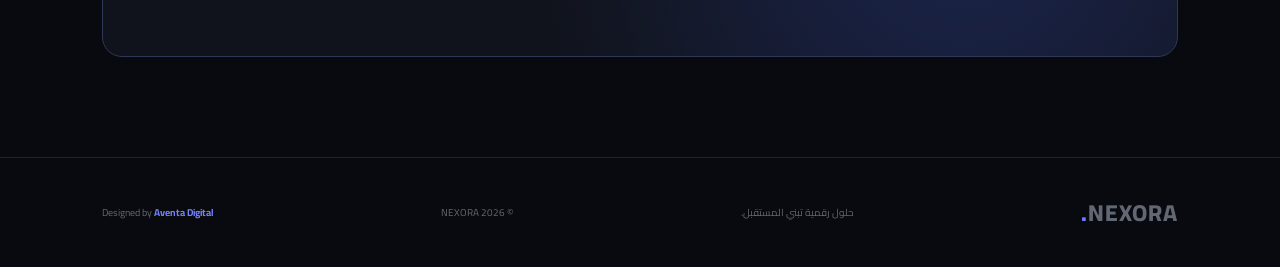
<file: aventa/projects/nexora/index.html>
<!DOCTYPE html>
<html lang="ar" dir="rtl">
<head>
    <meta charset="UTF-8">
    <meta name="viewport" content="width=device-width, initial-scale=1.0">

    <title>NEXORA | حلول رقمية</title>

    <link rel="stylesheet" href="style.css">
</head>

<body>

    <!-- Navbar -->
    <header class="navbar">

        <div class="logo">
            NEXORA<span>.</span>
        </div>

        <nav id="nav">
            <a href="#home">الرئيسية</a>
            <a href="#services">الخدمات</a>
            <a href="#about">من نحن</a>
            <a href="#process">كيف نعمل</a>
            <a href="#contact">تواصل</a>
        </nav>

        <a href="#contact" class="nav-button">
            ابدأ مشروعك
        </a>

        <button class="menu-button" onclick="toggleMenu()">
            ☰
        </button>

    </header>


    <!-- Hero -->
    <main>

        <section class="hero" id="home">

            <div class="hero-content">

                <div class="tag">
                    حلول رقمية للمستقبل
                </div>

                <h1>
                    نبني حضورك
                    <span>الرقمي باحتراف.</span>
                </h1>

                <p>
                    نساعد الشركات والمشاريع على بناء حضور رقمي
                    قوي من خلال التصميم والتطوير والحلول الرقمية.
                </p>

                <div class="hero-buttons">

                    <a href="#contact" class="primary-button">
                        ابدأ مشروعك
                    </a>

                    <a href="#services" class="outline-button">
                        اكتشف خدماتنا
                    </a>

                </div>

                <div class="trust">

                    <div class="avatars">
                        <span>👤</span>
                        <span>👤</span>
                        <span>👤</span>
                        <span>+</span>
                    </div>

                    <div>
                        <strong>+120</strong>
                        <small>مشروعًا تم إنجازه</small>
                    </div>

                </div>

            </div>


            <div class="hero-visual">

                <div class="glow"></div>

                <div class="dashboard">

                    <div class="dashboard-top">
                        <span>نظرة عامة</span>
                        <span class="online">● Live</span>
                    </div>

                    <div class="dashboard-number">
                        <small>نمو الأعمال</small>
                        <strong>+84.6%</strong>
                    </div>

                    <div class="chart">
                        <div class="bar bar1"></div>
                        <div class="bar bar2"></div>
                        <div class="bar bar3"></div>
                        <div class="bar bar4"></div>
                        <div class="bar bar5"></div>
                        <div class="bar bar6"></div>
                        <div class="bar bar7"></div>
                    </div>

                    <div class="dashboard-bottom">
                        <span>Jan</span>
                        <span>Mar</span>
                        <span>May</span>
                        <span>Jul</span>
                        <span>Sep</span>
                    </div>

                </div>

                <div class="floating-card card-one">
                    <span>⚡</span>
                    <div>
                        <strong>أداء سريع</strong>
                        <small>98/100</small>
                    </div>
                </div>

                <div class="floating-card card-two">
                    <span>✓</span>
                    <div>
                        <strong>مشروع مكتمل</strong>
                        <small>تم التسليم بنجاح</small>
                    </div>
                </div>

            </div>

        </section>


        <!-- Services -->
        <section class="services" id="services">

            <div class="section-heading">

                <span>WHAT WE DO</span>

                <h2>
                    كل ما تحتاجه
                    <strong>رقميًا.</strong>
                </h2>

                <p>
                    حلول بسيطة واحترافية تساعد مشروعك على النمو.
                </p>

            </div>


            <div class="services-grid">

                <article class="service-card featured">

                    <div class="service-icon">
                        ◇
                    </div>

                    <h3>تصميم المواقع</h3>

                    <p>
                        صفحات هبوط ومواقع تعريفية بتصميم حديث
                        ومتجاوب مع جميع الأجهزة.
                    </p>

                    <a href="#contact">
                        اكتشف الخدمة →
                    </a>

                </article>


                <article class="service-card">

                    <div class="service-icon">
                        ◎
                    </div>

                    <h3>الهوية الرقمية</h3>

                    <p>
                        نساعدك على بناء صورة رقمية متناسقة
                        واحترافية لعلامتك التجارية.
                    </p>

                    <a href="#contact">
                        اكتشف الخدمة →
                    </a>

                </article>


                <article class="service-card">

                    <div class="service-icon">
                        ✦
                    </div>

                    <h3>التجربة الرقمية</h3>

                    <p>
                        نهتم بتجربة المستخدم وسهولة الوصول
                        للمعلومات وتحويل الزوار إلى عملاء.
                    </p>

                    <a href="#contact">
                        اكتشف الخدمة →
                    </a>

                </article>


                <article class="service-card">

                    <div class="service-icon">
                        ↗
                    </div>

                    <h3>تحسين الأداء</h3>

                    <p>
                        تحسين سرعة الصفحات وتجربة الهاتف
                        والأداء العام للموقع.
                    </p>

                    <a href="#contact">
                        اكتشف الخدمة →
                    </a>

                </article>

            </div>

        </section>


        <!-- About -->
        <section class="about" id="about">

            <div class="about-visual">

                <div class="orbit orbit-one"></div>
                <div class="orbit orbit-two"></div>

                <div class="about-center">
                    NX
                </div>

                <div class="mini-card mini-one">
                    <strong>120+</strong>
                    <small>مشروع</small>
                </div>

                <div class="mini-card mini-two">
                    <strong>98%</strong>
                    <small>رضا العملاء</small>
                </div>

            </div>


            <div class="about-content">

                <span>WHY NEXORA</span>

                <h2>
                    لأن وجودك الرقمي
                    <strong>يهم.</strong>
                </h2>

                <p>
                    لا نؤمن أن الموقع مجرد صفحة على الإنترنت.
                    نؤمن أنه جزء أساسي من طريقة تواصل مشروعك
                    مع العملاء.
                </p>

                <p>
                    لذلك نركز على التصميم، السرعة، الوضوح
                    وتجربة المستخدم في كل مشروع.
                </p>


                <div class="check-list">

                    <div>
                        <span>✓</span>
                        <p>تصميم عصري ومتجاوب</p>
                    </div>

                    <div>
                        <span>✓</span>
                        <p>تجربة مستخدم بسيطة</p>
                    </div>

                    <div>
                        <span>✓</span>
                        <p>تنفيذ سريع واحترافي</p>
                    </div>

                    <div>
                        <span>✓</span>
                        <p>دعم بعد التسليم</p>
                    </div>

                </div>

            </div>

        </section>


        <!-- Stats -->
        <section class="stats">

            <div>
                <strong>120+</strong>
                <span>مشروع مكتمل</span>
            </div>

            <div>
                <strong>45+</strong>
                <span>عميل</span>
            </div>

            <div>
                <strong>98%</strong>
                <span>رضا العملاء</span>
            </div>

            <div>
                <strong>3+</strong>
                <span>سنوات خبرة</span>
            </div>

        </section>


        <!-- Process -->
        <section class="process" id="process">

            <div class="section-heading">

                <span>OUR PROCESS</span>

                <h2>
                    من الفكرة إلى
                    <strong>الإطلاق.</strong>
                </h2>

            </div>


            <div class="process-grid">

                <div class="process-item">

                    <div class="number">01</div>

                    <h3>نكتشف</h3>

                    <p>
                        نفهم مشروعك وأهدافك والجمهور المستهدف.
                    </p>

                </div>


                <div class="process-item">

                    <div class="number">02</div>

                    <h3>نصمم</h3>

                    <p>
                        نحول الفكرة إلى تصميم واضح واحترافي.
                    </p>

                </div>


                <div class="process-item">

                    <div class="number">03</div>

                    <h3>نبني</h3>

                    <p>
                        نحول التصميم إلى صفحة سريعة ومتجاوبة.
                    </p>

                </div>


                <div class="process-item">

                    <div class="number">04</div>

                    <h3>نطلق</h3>

                    <p>
                        ننشر المشروع ونتأكد أن كل شيء يعمل.
                    </p>

                </div>

            </div>

        </section>


        <!-- CTA -->
        <section class="cta" id="contact">

            <div>

                <span>LET'S WORK TOGETHER</span>

                <h2>
                    عندك فكرة؟
                    <strong>خلينا نبنيها.</strong>
                </h2>

                <p>
                    أخبرنا عن مشروعك وسنساعدك في تحويله
                    إلى تجربة رقمية احترافية.
                </p>

            </div>

            <a href="https://wa.me/962700000000" class="cta-button">
                تحدث معنا على WhatsApp
                <span>↗</span>
            </a>

        </section>

    </main>


    <!-- Footer -->
    <footer>

        <div class="footer-logo">
            NEXORA<span>.</span>
        </div>

        <p>
            حلول رقمية تبني المستقبل.
        </p>

        <div>
            © 2026 NEXORA
        </div>

        <div class="made">
            Designed by <strong>Aventa Digital</strong>
        </div>

    </footer>


    <script src="script.js"></script>

</body>
</html>
</file>
<file: style.css>
@import url('https://fonts.googleapis.com/css2?family=Cairo:wght@400;500;600;700;800&display=swap');

* {
    margin: 0;
    padding: 0;
    box-sizing: border-box;
}

html {
    scroll-behavior: smooth;
}

body {
    font-family: "Cairo", sans-serif;
    background: #0d0d0d;
    color: #fff;
    line-height: 1.7;
}

a {
    text-decoration: none;
    color: inherit;
}

.navbar {
    height: 80px;
    display: flex;
    align-items: center;
    justify-content: space-between;
    padding: 0 7%;
    border-bottom: 1px solid #242424;
    background: #0d0d0d;
    position: sticky;
    top: 0;
    z-index: 1000;
}

.logo {
    font-size: 21px;
    font-weight: 800;
    letter-spacing: 1px;
}

.logo span {
    color: #ff9f1c;
}

nav {
    display: flex;
    gap: 35px;
}

nav a {
    color: #bbb;
    font-size: 14px;
    transition: .3s;
}

nav a:hover {
    color: #ff9f1c;
}

.nav-btn,
.primary-btn {
    background: #ff9f1c;
    color: #111;
    padding: 12px 22px;
    border-radius: 8px;
    font-weight: 700;
    display: inline-block;
    transition: .3s;
}

.nav-btn:hover,
.primary-btn:hover {
    transform: translateY(-3px);
}

.menu-btn {
    display: none;
    background: none;
    border: none;
    color: white;
    font-size: 25px;
}


/* HERO */

.hero {
    min-height: 650px;
    display: flex;
    align-items: center;
    justify-content: space-between;
    padding: 80px 9%;
    gap: 50px;
}

.hero-content {
    max-width: 600px;
}

.badge {
    display: inline-block;
    background: #21190e;
    color: #ff9f1c;
    padding: 7px 14px;
    border-radius: 30px;
    font-size: 13px;
    margin-bottom: 25px;
}

.hero h1 {
    font-size: clamp(42px, 6vw, 72px);
    line-height: 1.2;
    margin-bottom: 25px;
}

.hero h1 span {
    color: #ff9f1c;
    display: block;
}

.hero p {
    color: #aaa;
    max-width: 520px;
    font-size: 17px;
    margin-bottom: 30px;
}

.hero-buttons {
    display: flex;
    gap: 15px;
}

.secondary-btn {
    padding: 12px 22px;
    border: 1px solid #444;
    border-radius: 8px;
    color: #ddd;
}

.hero-card {
    width: 390px;
    height: 390px;
    border-radius: 50%;
    background: linear-gradient(145deg, #262626, #111);
    display: flex;
    align-items: center;
    justify-content: center;
    position: relative;
    border: 1px solid #333;
}

.food-circle {
    width: 270px;
    height: 270px;
    border-radius: 50%;
    background: #1b1b1b;
    display: flex;
    align-items: center;
    justify-content: center;
    font-size: 130px;
}

.floating-card {
    position: absolute;
    bottom: 35px;
    left: -30px;
    background: #181818;
    border: 1px solid #333;
    padding: 15px 20px;
    border-radius: 12px;
    display: flex;
    flex-direction: column;
}

.floating-card strong {
    color: #ff9f1c;
}

.floating-card small {
    color: #aaa;
}


/* FEATURES */

.features {
    display: grid;
    grid-template-columns: repeat(3, 1fr);
    gap: 20px;
    padding: 50px 9%;
    background: #121212;
}

.feature {
    padding: 30px;
    border: 1px solid #272727;
    border-radius: 14px;
    background: #171717;
}

.icon {
    font-size: 35px;
    margin-bottom: 15px;
}

.feature h3 {
    margin-bottom: 8px;
}

.feature p {
    color: #999;
    font-size: 14px;
}


/* MENU */

.menu-section {
    padding: 100px 9%;
}

.section-title {
    text-align: center;
    margin-bottom: 50px;
}

.section-title span,
.about-content > span,
.cta span {
    color: #ff9f1c;
    font-size: 12px;
    font-weight: 700;
    letter-spacing: 2px;
}

.section-title h2 {
    font-size: 38px;
    margin: 8px 0;
}

.section-title p {
    color: #888;
}

.menu-grid {
    display: grid;
    grid-template-columns: repeat(3, 1fr);
    gap: 25px;
}

.food-card {
    background: #151515;
    border: 1px solid #292929;
    border-radius: 15px;
    overflow: hidden;
    transition: .3s;
}

.food-card:hover {
    transform: translateY(-8px);
    border-color: #ff9f1c;
}

.food-image {
    height: 230px;
    display: flex;
    align-items: center;
    justify-content: center;
    font-size: 100px;
}

.burger {
    background: #21180e;
}

.pizza {
    background: #20120f;
}

.chicken {
    background: #211a0e;
}

.food-info {
    padding: 25px;
}

.food-info h3 {
    margin-bottom: 8px;
}

.food-info p {
    color: #888;
    font-size: 13px;
    margin-bottom: 20px;
}

.food-bottom {
    display: flex;
    align-items: center;
    justify-content: space-between;
}

.food-bottom strong {
    color: #ff9f1c;
}

.food-bottom button {
    width: 35px;
    height: 35px;
    border-radius: 8px;
    border: none;
    background: #ff9f1c;
    font-size: 20px;
    cursor: pointer;
}


/* ABOUT */

.about {
    display: grid;
    grid-template-columns: 1fr 1fr;
    gap: 80px;
    padding: 100px 9%;
    background: #121212;
    align-items: center;
}

.about-image {
    height: 420px;
    background: #1c1c1c;
    border: 1px solid #303030;
    border-radius: 20px;
    display: flex;
    align-items: center;
    justify-content: center;
    font-size: 150px;
}

.about-content h2 {
    font-size: 48px;
    line-height: 1.3;
    margin: 15px 0;
}

.about-content h2 strong {
    color: #ff9f1c;
}

.about-content > p {
    color: #999;
    margin-bottom: 35px;
}

.stats {
    display: flex;
    gap: 35px;
}

.stats div {
    display: flex;
    flex-direction: column;
}

.stats strong {
    font-size: 28px;
    color: #ff9f1c;
}

.stats span {
    color: #888;
    font-size: 12px;
}


/* CTA */

.cta {
    margin: 80px 9%;
    padding: 55px;
    background: #ff9f1c;
    color: #111;
    border-radius: 20px;
    display: flex;
    justify-content: space-between;
    align-items: center;
    gap: 30px;
}

.cta span {
    color: #111;
}

.cta h2 {
    font-size: 32px;
    margin: 5px 0;
}

.cta p {
    color: #333;
}

.cta .primary-btn {
    background: #111;
    color: white;
}


/* CONTACT */

.contact {
    padding: 50px 9% 100px;
}

.contact-box {
    max-width: 900px;
    margin: auto;
    display: grid;
    grid-template-columns: repeat(3, 1fr);
    gap: 20px;
}

.contact-box > div {
    padding: 25px;
    background: #161616;
    border: 1px solid #292929;
    border-radius: 12px;
}

.contact-box strong {
    color: #ff9f1c;
}

.contact-box p {
    color: #999;
    font-size: 14px;
    margin-top: 5px;
}


/* FOOTER */

footer {
    padding: 35px 9%;
    border-top: 1px solid #272727;
    display: flex;
    justify-content: space-between;
    align-items: center;
    color: #777;
    font-size: 12px;
}

.made strong {
    color: #ff9f1c;
}


/* MOBILE */

@media (max-width: 850px) {

    nav {
        display: none;
        position: absolute;
        top: 80px;
        right: 0;
        width: 100%;
        background: #111;
        flex-direction: column;
        padding: 25px 9%;
        gap: 20px;
    }

    nav.active {
        display: flex;
    }

    .nav-btn {
        display: none;
    }

    .menu-btn {
        display: block;
    }

    .hero {
        flex-direction: column;
        text-align: center;
        padding-top: 60px;
    }

    .hero p {
        margin-left: auto;
        margin-right: auto;
    }

    .hero-buttons {
        justify-content: center;
    }

    .hero-card {
        width: 300px;
        height: 300px;
    }

    .food-circle {
        width: 210px;
        height: 210px;
        font-size: 90px;
    }

    .features,
    .menu-grid {
        grid-template-columns: 1fr;
    }

    .about {
        grid-template-columns: 1fr;
        gap: 40px;
    }

    .about-content h2 {
        font-size: 38px;
    }

    .cta {
        flex-direction: column;
        text-align: center;
    }

    .contact-box {
        grid-template-columns: 1fr;
    }

    footer {
        flex-direction: column;
        gap: 15px;
        text-align: center;
    }
}
</file>
<file: aventa/style.css>
@import url('https://fonts.googleapis.com/css2?family=Cairo:wght@400;500;600;700;800&display=swap');

* {
    margin: 0;
    padding: 0;
    box-sizing: border-box;
}

html {
    scroll-behavior: smooth;
}

body {
    font-family: 'Cairo', sans-serif;
    background: #070912;
    color: white;
    line-height: 1.7;
}

a {
    color: inherit;
    text-decoration: none;
}

.container {
    width: min(1150px, 92%);
    margin: auto;
}


/* NAVBAR */

.navbar {
    position: sticky;
    top: 0;
    z-index: 999;
    background: rgba(7, 9, 18, .88);
    backdrop-filter: blur(18px);
    border-bottom: 1px solid rgba(255,255,255,.07);
}

.nav-content {
    height: 78px;
    display: flex;
    align-items: center;
    justify-content: space-between;
}

.logo {
    font-size: 23px;
    font-weight: 800;
    letter-spacing: -.5px;
}

.logo span {
    color: #8b5cf6;
}

nav {
    display: flex;
    gap: 30px;
}

nav a {
    color: #939aaa;
    font-size: 13px;
    transition: .3s;
}

nav a:hover {
    color: white;
}

.nav-btn,
.primary-btn {
    background: #8b5cf6;
    padding: 12px 22px;
    border-radius: 10px;
    font-weight: 700;
    font-size: 13px;
    transition: .3s;
}

.nav-btn:hover,
.primary-btn:hover {
    transform: translateY(-3px);
    box-shadow: 0 15px 35px rgba(139,92,246,.25);
}

.menu-btn {
    display: none;
    border: 0;
    background: transparent;
    color: white;
    font-size: 28px;
}


/* HERO */

.hero {
    min-height: 720px;
    display: flex;
    align-items: center;
    position: relative;
    overflow: hidden;
}

.hero-bg {
    position: absolute;
    width: 650px;
    height: 650px;
    border-radius: 50%;
    background: #6d28d9;
    filter: blur(180px);
    opacity: .14;
    top: -250px;
    right: -150px;
}

.hero-content {
    position: relative;
    z-index: 2;
    display: grid;
    grid-template-columns: 1fr 1fr;
    gap: 80px;
    align-items: center;
}

.badge,
.section-label {
    color: #a78bfa;
    font-size: 13px;
    font-weight: 700;
}

.hero h1 {
    font-size: clamp(45px, 6vw, 72px);
    line-height: 1.2;
    margin: 18px 0;
    font-weight: 800;
}

.hero h1 span,
.section-heading h2 span,
.section-top h2 span,
.about-text h2 span,
.cta h2 span {
    color: #8b5cf6;
}

.hero-text > p {
    color: #949baa;
    max-width: 600px;
    font-size: 16px;
}

.hero-buttons {
    display: flex;
    gap: 13px;
    margin-top: 30px;
}

.secondary-btn {
    border: 1px solid #292f3d;
    padding: 11px 22px;
    border-radius: 10px;
    color: #c6cad3;
    font-size: 13px;
    font-weight: 600;
}

.trust {
    margin-top: 40px;
    display: flex;
    align-items: center;
    gap: 14px;
}

.avatars {
    display: flex;
    direction: ltr;
}

.avatars span {
    width: 35px;
    height: 35px;
    border-radius: 50%;
    display: flex;
    align-items: center;
    justify-content: center;
    background: #171d2b;
    border: 2px solid #070912;
    color: #a78bfa;
    font-size: 12px;
    font-weight: 800;
    margin-left: -8px;
}

.trust strong {
    display: block;
    font-size: 13px;
}

.trust small {
    color: #707888;
    font-size: 11px;
}


/* HERO VISUAL */

.hero-visual {
    position: relative;
}

.browser {
    border: 1px solid #2a3040;
    border-radius: 18px;
    overflow: hidden;
    background: #101522;
    box-shadow: 0 40px 100px rgba(0,0,0,.4);
    transform: perspective(1000px) rotateY(-4deg) rotateX(2deg);
}

.browser-top {
    height: 45px;
    border-bottom: 1px solid #272d3b;
    display: flex;
    align-items: center;
    padding: 0 15px;
    gap: 30px;
}

.dots {
    display: flex;
    gap: 5px;
}

.dots i {
    width: 8px;
    height: 8px;
    border-radius: 50%;
    background: #343b4a;
}

.address {
    background: #181e2a;
    border-radius: 6px;
    color: #646c7c;
    font-size: 9px;
    padding: 4px 40px;
}

.browser-body {
    padding: 30px;
    min-height: 390px;
    background:
        radial-gradient(circle at 70% 30%, rgba(139,92,246,.18), transparent 35%),
        #0e131e;
}

.mini-nav {
    display: flex;
    justify-content: space-between;
    font-size: 11px;
}

.mini-nav strong {
    color: #a78bfa;
}

.mini-nav div {
    display: flex;
    gap: 5px;
}

.mini-nav span {
    width: 25px;
    height: 3px;
    background: #303747;
    border-radius: 5px;
}

.mini-content {
    margin-top: 70px;
    text-align: center;
}

.mini-content small {
    color: #8b5cf6;
    font-size: 8px;
    letter-spacing: 2px;
}

.mini-content h3 {
    font-size: 34px;
    line-height: 1.2;
    margin: 10px 0 20px;
}

.mini-content h3 b {
    color: #8b5cf6;
}

.mini-button {
    width: 75px;
    height: 24px;
    margin: auto;
    border-radius: 5px;
    background: #8b5cf6;
}

.mini-cards {
    display: flex;
    justify-content: center;
    gap: 8px;
    margin-top: 45px;
}

.mini-cards div {
    width: 80px;
    height: 45px;
    background: #171d2a;
    border: 1px solid #282f3d;
    border-radius: 7px;
}

.floating-card {
    position: absolute;
    background: #151b28;
    border: 1px solid #303747;
    border-radius: 10px;
    padding: 10px 15px;
    font-size: 11px;
    box-shadow: 0 15px 35px rgba(0,0,0,.3);
}

.card-a {
    right: -25px;
    top: 80px;
}

.card-b {
    left: -30px;
    bottom: 70px;
}


/* GENERAL SECTIONS */

.section {
    padding: 110px 0;
}

.dark-section {
    background: #0c1019;
}

.section-heading {
    text-align: center;
    max-width: 650px;
    margin: 0 auto 55px;
}

.section-heading h2,
.section-top h2 {
    font-size: 42px;
    line-height: 1.3;
    margin: 12px 0;
}

.section-heading p,
.section-top p {
    color: #808897;
    font-size: 14px;
}


/* SERVICES */

.services-grid {
    display: grid;
    grid-template-columns: repeat(3,1fr);
    gap: 18px;
}

.service-card {
    position: relative;
    padding: 35px;
    background: #111621;
    border: 1px solid #242b39;
    border-radius: 18px;
    overflow: hidden;
    transition: .3s;
}

.service-card:hover {
    transform: translateY(-6px);
    border-color: #8b5cf6;
}

.icon {
    font-size: 32px;
    color: #a78bfa;
    margin-bottom: 20px;
}

.service-card h3 {
    font-size: 20px;
}

.service-card p {
    color: #828a99;
    font-size: 13px;
    margin-top: 10px;
}

.service-number {
    position: absolute;
    left: 20px;
    bottom: 15px;
    font-size: 12px;
    color: #363d4b;
}


/* PROJECTS */

.section-top {
    display: flex;
    align-items: end;
    justify-content: space-between;
    margin-bottom: 50px;
}

.section-top p {
    max-width: 350px;
}

.projects-grid {
    display: grid;
    grid-template-columns: 1.4fr 1fr;
    gap: 20px;
}

.project {
    background: #0d121c;
    border: 1px solid #242b39;
    border-radius: 18px;
    overflow: hidden;
    transition: .3s;
}

.project:hover {
    transform: translateY(-7px);
    border-color: #8b5cf6;
}

.project-large {
    grid-row: span 2;
}

.project-preview {
    min-height: 280px;
    position: relative;
    overflow: hidden;
}

.restaurant {
    background:
        radial-gradient(circle at 30% 50%, rgba(249,115,22,.35), transparent 30%),
        #17120f;
}

.preview-content {
    padding: 50px;
}

.preview-content small {
    color: #f97316;
    font-size: 9px;
    letter-spacing: 3px;
}

.preview-content h3 {
    font-size: 50px;
    line-height: 1;
    margin-top: 15px;
}

.preview-content h3 span {
    color: #f97316;
}

.preview-line {
    width: 80px;
    height: 2px;
    background: #f97316;
    margin-top: 20px;
}

.food-circles {
    font-size: 45px;
    margin-top: 45px;
    letter-spacing: 10px;
}

.nexora {
    background:
        radial-gradient(circle at 70% 20%, rgba(99,102,241,.3), transparent 40%),
        #0d1020;
    padding: 35px;
}

.dashboard {
    height: 210px;
    background: #14192a;
    border: 1px solid #292f46;
    border-radius: 12px;
    padding: 20px;
}

.dash-top {
    display: flex;
    justify-content: space-between;
    color: #9ca3af;
    font-size: 10px;
}

.dash-top b {
    color: #a78bfa;
}

.dash-number {
    font-size: 25px;
    font-weight: 800;
    margin-top: 20px;
}

.chart {
    height: 70px;
    display: flex;
    align-items: end;
    justify-content: space-around;
    margin-top: 15px;
}

.chart span {
    width: 20px;
    border-radius: 4px 4px 0 0;
    background: #6366f1;
}

.chart span:nth-child(1) { height: 25%; }
.chart span:nth-child(2) { height: 45%; }
.chart span:nth-child(3) { height: 35%; }
.chart span:nth-child(4) { height: 65%; }
.chart span:nth-child(5) { height: 50%; }
.chart span:nth-child(6) { height: 85%; }

.coachly {
    background:
        radial-gradient(circle at 75% 25%, rgba(139,92,246,.3), transparent 35%),
        #0e101a;
    padding: 25px;
}

.coach-preview {
    text-align: center;
}

.coach-circle {
    width: 80px;
    height: 80px;
    border-radius: 50%;
    background: #8b5cf6;
    display: flex;
    align-items: center;
    justify-content: center;
    font-size: 38px;
    margin: auto;
}

.coach-preview small {
    display: block;
    margin-top: 15px;
    color: #9c8bea;
    font-size: 8px;
    letter-spacing: 2px;
}

.coach-preview h3 {
    font-size: 22px;
    line-height: 1.3;
    margin: 8px 0;
}

.coach-preview h3 span {
    color: #a78bfa;
}

.coach-button {
    display: inline-block;
    padding: 5px 15px;
    background: #8b5cf6;
    border-radius: 5px;
    font-size: 8px;
}

.project-info {
    padding: 20px 25px;
    display: flex;
    align-items: center;
    justify-content: space-between;
}

.project-info span {
    color: #727b8a;
    font-size: 10px;
}

.project-info h3 {
    font-size: 17px;
}

.arrow {
    width: 35px;
    height: 35px;
    border: 1px solid #303747;
    border-radius: 50%;
    display: flex;
    align-items: center;
    justify-content: center;
}


/* ABOUT */

.about-section {
    background: #080b13;
}

.about-grid {
    display: grid;
    grid-template-columns: 1fr 1fr;
    gap: 90px;
    align-items: center;
}

.about-visual {
    height: 450px;
    border: 1px solid #272e3c;
    border-radius: 25px;
    position: relative;
    display: flex;
    align-items: center;
    justify-content: center;
    overflow: hidden;
    background:
        radial-gradient(circle, rgba(139,92,246,.2), transparent 45%),
        #101520;
}

.big-letter {
    font-size: 300px;
    font-weight: 800;
    color: rgba(139,92,246,.08);
}

.about-card {
    position: absolute;
    bottom: 30px;
    right: 30px;
    left: 30px;
    background: rgba(18,23,34,.9);
    border: 1px solid #303747;
    padding: 18px;
    border-radius: 12px;
}

.about-card strong {
    display: block;
}

.about-card span {
    color: #737c8b;
    font-size: 11px;
}

.about-text h2 {
    font-size: 40px;
    line-height: 1.3;
    margin: 15px 0;
}

.about-text > p {
    color: #8c94a2;
    font-size: 14px;
}

.about-list {
    display: grid;
    grid-template-columns: 1fr 1fr;
    gap: 15px;
    margin-top: 30px;
}

.about-list div {
    display: flex;
    align-items: center;
    gap: 15px;
}

.about-list b {
    color: #8b5cf6;
    font-size: 12px;
}

.about-list span {
    font-size: 13px;
    color: #c2c7d0;
}


/* PROCESS */

.process {
    display: grid;
    grid-template-columns: repeat(4,1fr);
    gap: 20px;
}

.process-item {
    padding: 25px;
    border-top: 1px solid #2a3140;
}

.number {
    color: #8b5cf6;
    font-weight: 800;
    margin-bottom: 20px;
}

.process-item h3 {
    font-size: 17px;
}

.process-item p {
    color: #7e8795;
    font-size: 12px;
    margin-top: 8px;
}


/* CTA */

.cta {
    position: relative;
    padding: 130px 0;
    text-align: center;
    overflow: hidden;
    background: #101522;
}

.cta-glow {
    position: absolute;
    width: 500px;
    height: 500px;
    border-radius: 50%;
    background: #7c3aed;
    filter: blur(180px);
    opacity: .15;
    left: 50%;
    top: 50%;
    transform: translate(-50%,-50%);
}

.cta-content {
    position: relative;
}

.cta h2 {
    font-size: 55px;
    line-height: 1.2;
    margin: 15px 0;
}

.cta p {
    color: #858d9d;
    max-width: 600px;
    margin: 0 auto 30px;
    font-size: 14px;
}

.cta-buttons {
    display: flex;
    justify-content: center;
    gap: 12px;
}


/* FOOTER */

footer {
    padding-top: 45px;
    background: #070912;
    border-top: 1px solid #202632;
}

.footer-content {
    display: flex;
    justify-content: space-between;
    align-items: center;
    padding-bottom: 40px;
}

.footer-content p {
    color: #6f7786;
    font-size: 11px;
    margin-top: 5px;
}

.footer-links {
    display: flex;
    gap: 25px;
}

.footer-links a {
    color: #858d9c;
    font-size: 12px;
}

.copyright {
    border-top: 1px solid #181e29;
    padding: 20px;
    text-align: center;
    color: #555d6b;
    font-size: 10px;
}


/* MOBILE */

@media(max-width:850px) {

    nav {
        display: none;
        position: absolute;
        top: 78px;
        right: 0;
        width: 100%;
        background: #0b0f18;
        padding: 25px;
        flex-direction: column;
        gap: 20px;
        border-bottom: 1px solid #252c39;
    }

    nav.active {
        display: flex;
    }

    .nav-btn {
        display: none;
    }

    .menu-btn {
        display: block;
    }

    .hero-content,
    .about-grid {
        grid-template-columns: 1fr;
    }

    .hero {
        padding: 80px 0;
    }

    .hero-content {
        gap: 60px;
    }

    .services-grid {
        grid-template-columns: 1fr;
    }

    .projects-grid {
        grid-template-columns: 1fr;
    }

    .project-large {
        grid-row: auto;
    }

    .section-top {
        flex-direction: column;
        align-items: flex-start;
        gap: 20px;
    }

    .process {
        grid-template-columns: 1fr 1fr;
    }

    .cta h2 {
        font-size: 40px;
    }

    .footer-content {
        flex-direction: column;
        gap: 25px;
        text-align: center;
    }
}


@media(max-width:500px) {

    .hero h1 {
        font-size: 42px;
    }

    .hero-buttons,
    .cta-buttons {
        flex-direction: column;
    }

    .hero-buttons a,
    .cta-buttons a {
        text-align: center;
    }

    .browser-body {
        min-height: 320px;
    }

    .mini-content {
        margin-top: 45px;
    }

    .mini-content h3 {
        font-size: 25px;
    }

    .floating-card {
        display: none;
    }

    .section-heading h2,
    .section-top h2,
    .about-text h2 {
        font-size: 34px;
    }

    .process {
        grid-template-columns: 1fr;
    }

    .about-list {
        grid-template-columns: 1fr;
    }

    .footer-links {
        flex-wrap: wrap;
        justify-content: center;
    }
}
</file>
<file: aventa/projects/COACHLY/style.css>
@import url('https://fonts.googleapis.com/css2?family=Cairo:wght@400;500;600;700;800&display=swap');

* {
    margin: 0;
    padding: 0;
    box-sizing: border-box;
}

html {
    scroll-behavior: smooth;
}

body {
    font-family: 'Cairo', sans-serif;
    background: #080b12;
    color: #ffffff;
    line-height: 1.7;
}

a {
    text-decoration: none;
    color: inherit;
}

.container {
    width: min(1120px, 92%);
    margin: auto;
}


/* NAVBAR */

.navbar {
    position: sticky;
    top: 0;
    z-index: 1000;
    background: rgba(8, 11, 18, 0.9);
    backdrop-filter: blur(15px);
    border-bottom: 1px solid rgba(255,255,255,0.07);
}

.nav-content {
    height: 78px;
    display: flex;
    align-items: center;
    justify-content: space-between;
}

.logo {
    font-size: 25px;
    font-weight: 800;
    letter-spacing: 1px;
}

.logo span,
.hero-text h1 span,
.about-text h2 span,
.section-heading h2 span,
.booking h2 span,
.contact-grid h2 span {
    color: #8b5cf6;
}

nav {
    display: flex;
    gap: 30px;
}

nav a {
    color: #aeb4c2;
    font-size: 14px;
    transition: 0.3s;
}

nav a:hover {
    color: #ffffff;
}

.nav-btn,
.primary-btn {
    display: inline-block;
    padding: 12px 23px;
    border-radius: 10px;
    background: #8b5cf6;
    font-weight: 700;
    transition: 0.3s;
}

.nav-btn:hover,
.primary-btn:hover {
    transform: translateY(-3px);
    box-shadow: 0 12px 30px rgba(139,92,246,0.25);
}

.menu-btn {
    display: none;
    background: none;
    border: none;
    color: white;
    font-size: 27px;
}


/* HERO */

.hero {
    min-height: 720px;
    display: flex;
    align-items: center;
    background:
        radial-gradient(circle at 80% 20%, rgba(139,92,246,0.18), transparent 30%),
        radial-gradient(circle at 20% 80%, rgba(59,130,246,0.10), transparent 30%);
}

.hero-content {
    display: grid;
    grid-template-columns: 1.1fr 0.9fr;
    gap: 80px;
    align-items: center;
}

.badge,
.section-label {
    color: #a78bfa;
    font-weight: 700;
    font-size: 14px;
}

.hero h1 {
    font-size: clamp(42px, 6vw, 70px);
    line-height: 1.2;
    margin: 18px 0;
    font-weight: 800;
}

.hero-text > p {
    color: #aeb4c2;
    max-width: 600px;
    font-size: 17px;
}

.hero-buttons {
    display: flex;
    gap: 15px;
    margin-top: 30px;
}

.secondary-btn {
    padding: 12px 23px;
    border: 1px solid #2c3342;
    border-radius: 10px;
    color: #d4d7df;
}

.hero-stats {
    display: flex;
    gap: 40px;
    margin-top: 50px;
}

.hero-stats div {
    display: flex;
    flex-direction: column;
}

.hero-stats strong {
    font-size: 25px;
}

.hero-stats span {
    color: #7f8796;
    font-size: 13px;
}


/* HERO CARD */

.hero-card {
    min-height: 450px;
    border-radius: 28px;
    background: linear-gradient(145deg, #161b27, #0e121b);
    border: 1px solid #272d3a;
    position: relative;
    display: flex;
    flex-direction: column;
    justify-content: flex-end;
    padding: 35px;
    overflow: hidden;
}

.coach-avatar {
    position: absolute;
    top: 55px;
    left: 50%;
    transform: translateX(-50%);
    width: 210px;
    height: 210px;
    border-radius: 50%;
    background: linear-gradient(145deg, #8b5cf6, #4f46e5);
    display: flex;
    align-items: center;
    justify-content: center;
    font-size: 100px;
}

.hero-card-content {
    position: relative;
    z-index: 2;
}

.hero-card-content small {
    color: #8d95a5;
}

.hero-card-content h3 {
    font-size: 28px;
    margin: 5px 0;
}

.hero-card-content p {
    color: #9ba3b2;
}

.floating-card {
    position: absolute;
    padding: 12px 18px;
    border-radius: 12px;
    background: #191f2c;
    border: 1px solid #32394a;
    box-shadow: 0 15px 35px rgba(0,0,0,0.3);
    font-size: 13px;
}

.card-one {
    top: 70px;
    right: 20px;
}

.card-two {
    top: 180px;
    left: 15px;
}


/* SECTIONS */

.section {
    padding: 110px 0;
}

.dark-section {
    background: #0d111a;
}

.section-heading {
    text-align: center;
    max-width: 650px;
    margin: 0 auto 55px;
}

.section-heading h2 {
    font-size: 42px;
    line-height: 1.3;
    margin: 12px 0;
}

.section-heading p {
    color: #858d9c;
}


/* ABOUT */

.about-grid {
    display: grid;
    grid-template-columns: 0.8fr 1.2fr;
    gap: 90px;
    align-items: center;
}

.about-image {
    position: relative;
}

.image-box {
    height: 470px;
    border-radius: 25px;
    background: linear-gradient(145deg, #181e2b, #10141d);
    border: 1px solid #292f3d;
    display: flex;
    align-items: center;
    justify-content: center;
    font-size: 140px;
}

.experience {
    position: absolute;
    bottom: -20px;
    right: -20px;
    padding: 18px 25px;
    background: #8b5cf6;
    border-radius: 15px;
    display: flex;
    flex-direction: column;
}

.experience strong {
    font-size: 30px;
}

.experience span {
    font-size: 12px;
}

.about-text h2,
.contact-grid h2 {
    font-size: 42px;
    line-height: 1.3;
    margin: 15px 0;
}

.about-text > p,
.contact-grid > div > p {
    color: #9199a8;
    margin-bottom: 25px;
}

.about-points {
    display: grid;
    grid-template-columns: 1fr 1fr;
    gap: 15px;
}

.about-points div {
    color: #cbd0d9;
}

.about-points span {
    color: #8b5cf6;
    margin-left: 8px;
}


/* SERVICES */

.services-grid {
    display: grid;
    grid-template-columns: repeat(3, 1fr);
    gap: 20px;
}

.service-card {
    position: relative;
    padding: 35px;
    background: #121722;
    border: 1px solid #252c3a;
    border-radius: 20px;
    transition: 0.3s;
}

.service-card:hover {
    transform: translateY(-7px);
    border-color: #8b5cf6;
}

.service-card.featured {
    border-color: #8b5cf6;
}

.popular {
    position: absolute;
    top: 18px;
    left: 18px;
    background: #8b5cf6;
    padding: 5px 10px;
    border-radius: 20px;
    font-size: 11px;
}

.service-icon {
    font-size: 35px;
    margin-bottom: 20px;
}

.service-card h3 {
    font-size: 21px;
    margin-bottom: 10px;
}

.service-card p {
    color: #89919f;
    min-height: 80px;
}

.service-card a {
    color: #a78bfa;
    font-weight: 700;
}


/* RESULTS */

.results-grid {
    display: grid;
    grid-template-columns: repeat(4, 1fr);
    gap: 20px;
}

.result {
    text-align: center;
    padding: 35px 15px;
    border: 1px solid #252c38;
    border-radius: 18px;
}

.result strong {
    display: block;
    font-size: 38px;
    color: #a78bfa;
}

.result span {
    color: #7f8795;
    font-size: 14px;
}


/* TESTIMONIALS */

.testimonials-section {
    background: #0b0f17;
}

.testimonials {
    display: grid;
    grid-template-columns: repeat(3, 1fr);
    gap: 20px;
}

.testimonial {
    padding: 30px;
    border-radius: 18px;
    background: #121722;
    border: 1px solid #252c3a;
}

.stars {
    color: #fbbf24;
    margin-bottom: 18px;
}

.testimonial > p {
    color: #a5adba;
    min-height: 90px;
}

.person {
    display: flex;
    align-items: center;
    gap: 12px;
    margin-top: 20px;
}

.person-avatar {
    width: 42px;
    height: 42px;
    border-radius: 50%;
    background: #8b5cf6;
    display: flex;
    align-items: center;
    justify-content: center;
    font-weight: 800;
}

.person span {
    display: block;
    color: #737c8b;
    font-size: 12px;
}


/* PROCESS */

.process {
    display: grid;
    grid-template-columns: 1fr auto 1fr auto 1fr;
    align-items: center;
    gap: 20px;
}

.process-step {
    text-align: center;
}

.step-number {
    width: 65px;
    height: 65px;
    border-radius: 50%;
    margin: 0 auto 20px;
    display: flex;
    align-items: center;
    justify-content: center;
    background: #171d29;
    border: 1px solid #8b5cf6;
    color: #a78bfa;
    font-weight: 800;
}

.process-step p {
    color: #808897;
    font-size: 14px;
}

.process-line {
    width: 60px;
    height: 1px;
    background: #333a49;
}


/* BOOKING */

.booking {
    padding: 110px 0;
    text-align: center;
    background:
        radial-gradient(circle, rgba(139,92,246,0.22), transparent 45%),
        #101522;
}

.booking h2 {
    font-size: 48px;
    margin: 15px 0;
}

.booking p {
    color: #929aaa;
    margin-bottom: 30px;
}


/* CONTACT */

.contact-grid {
    display: grid;
    grid-template-columns: 1fr 1fr;
    gap: 80px;
    align-items: center;
}

form {
    display: flex;
    flex-direction: column;
    gap: 15px;
}

input,
textarea {
    width: 100%;
    padding: 16px;
    border-radius: 10px;
    border: 1px solid #2a3140;
    background: #10151f;
    color: white;
    font-family: inherit;
    outline: none;
}

input:focus,
textarea:focus {
    border-color: #8b5cf6;
}

textarea {
    height: 150px;
    resize: none;
}

button {
    font-family: inherit;
    cursor: pointer;
    border: none;
}


/* FOOTER */

footer {
    border-top: 1px solid #202633;
    padding: 30px 0;
}

.footer-content {
    display: flex;
    align-items: center;
    justify-content: space-between;
}

.footer-content p {
    color: #687180;
    font-size: 13px;
}

.socials {
    display: flex;
    gap: 18px;
    color: #89919f;
    font-size: 13px;
}


/* MOBILE */

@media (max-width: 850px) {

    nav {
        position: absolute;
        top: 78px;
        right: 0;
        width: 100%;
        background: #0d111a;
        flex-direction: column;
        padding: 25px;
        display: none;
        border-bottom: 1px solid #252c38;
    }

    nav.active {
        display: flex;
    }

    .nav-btn {
        display: none;
    }

    .menu-btn {
        display: block;
    }

    .hero-content,
    .about-grid,
    .contact-grid {
        grid-template-columns: 1fr;
        gap: 50px;
    }

    .hero {
        padding: 80px 0;
    }

    .hero-card {
        min-height: 400px;
    }

    .services-grid,
    .testimonials {
        grid-template-columns: 1fr;
    }

    .results-grid {
        grid-template-columns: 1fr 1fr;
    }

    .process {
        grid-template-columns: 1fr;
        gap: 35px;
    }

    .process-line {
        display: none;
    }

    .footer-content {
        flex-direction: column;
        gap: 15px;
        text-align: center;
    }
}


@media (max-width: 500px) {

    .hero h1 {
        font-size: 40px;
    }

    .hero-buttons {
        flex-direction: column;
    }

    .hero-buttons a {
        text-align: center;
    }

    .hero-stats {
        gap: 20px;
    }

    .about-points {
        grid-template-columns: 1fr;
    }

    .results-grid {
        grid-template-columns: 1fr;
    }

    .section-heading h2,
    .about-text h2,
    .contact-grid h2,
    .booking h2 {
        font-size: 34px;
    }

}
</file>
<file: aventa/projects/nexora/style.css>
@import url('https://fonts.googleapis.com/css2?family=Cairo:wght@400;500;600;700;800&display=swap');

* {
    margin: 0;
    padding: 0;
    box-sizing: border-box;
}

html {
    scroll-behavior: smooth;
}

body {
    font-family: "Cairo", sans-serif;
    background: #080a0f;
    color: #f5f5f5;
    line-height: 1.7;
    overflow-x: hidden;
}

a {
    text-decoration: none;
    color: inherit;
}

.navbar {
    height: 82px;
    padding: 0 8%;
    display: flex;
    align-items: center;
    justify-content: space-between;
    border-bottom: 1px solid #1c2028;
    background: rgba(8, 10, 15, 0.9);
    backdrop-filter: blur(15px);
    position: sticky;
    top: 0;
    z-index: 1000;
}

.logo,
.footer-logo {
    font-size: 23px;
    font-weight: 800;
    letter-spacing: 1px;
}

.logo span,
.footer-logo span {
    color: #6c7cff;
}

nav {
    display: flex;
    gap: 32px;
}

nav a {
    color: #9ca1ad;
    font-size: 13px;
    transition: 0.3s;
}

nav a:hover {
    color: white;
}

.nav-button,
.primary-button {
    padding: 12px 21px;
    border-radius: 8px;
    background: #6c7cff;
    color: white;
    font-weight: 700;
    font-size: 13px;
    transition: 0.3s;
}

.nav-button:hover,
.primary-button:hover {
    transform: translateY(-3px);
}

.menu-button {
    display: none;
    background: none;
    border: none;
    color: white;
    font-size: 26px;
}


/* HERO */

.hero {
    min-height: 720px;
    padding: 90px 8%;
    display: grid;
    grid-template-columns: 1fr 1fr;
    align-items: center;
    gap: 80px;
    position: relative;
}

.hero-content {
    max-width: 620px;
}

.tag {
    display: inline-block;
    padding: 7px 14px;
    border: 1px solid #272c3b;
    background: #10131b;
    color: #8d99ff;
    border-radius: 30px;
    font-size: 12px;
    margin-bottom: 25px;
}

.hero h1 {
    font-size: clamp(45px, 6vw, 75px);
    line-height: 1.2;
    margin-bottom: 25px;
    letter-spacing: -2px;
}

.hero h1 span {
    display: block;
    color: #7180ff;
}

.hero p {
    color: #9297a3;
    font-size: 16px;
    max-width: 560px;
    margin-bottom: 30px;
}

.hero-buttons {
    display: flex;
    gap: 13px;
    margin-bottom: 45px;
}

.outline-button {
    padding: 12px 21px;
    border: 1px solid #303542;
    border-radius: 8px;
    color: #d8dae0;
    font-size: 13px;
    transition: 0.3s;
}

.outline-button:hover {
    border-color: #6c7cff;
}

.trust {
    display: flex;
    align-items: center;
    gap: 15px;
}

.trust strong {
    display: block;
    font-size: 15px;
}

.trust small {
    color: #777d8a;
    font-size: 11px;
}

.avatars {
    display: flex;
    direction: ltr;
}

.avatars span {
    width: 32px;
    height: 32px;
    border-radius: 50%;
    background: #1c2029;
    border: 2px solid #080a0f;
    display: flex;
    align-items: center;
    justify-content: center;
    margin-left: -7px;
    font-size: 13px;
}

.avatars span:last-child {
    color: #8b95ff;
}


/* HERO VISUAL */

.hero-visual {
    height: 500px;
    position: relative;
    display: flex;
    align-items: center;
    justify-content: center;
}

.glow {
    position: absolute;
    width: 400px;
    height: 400px;
    background: #5969ff;
    filter: blur(150px);
    opacity: 0.15;
}

.dashboard {
    width: 440px;
    height: 330px;
    padding: 28px;
    border-radius: 18px;
    border: 1px solid #2b3040;
    background: linear-gradient(145deg, #151923, #0c0e14);
    box-shadow: 0 35px 100px rgba(0, 0, 0, .5);
    position: relative;
    z-index: 2;
}

.dashboard-top {
    display: flex;
    justify-content: space-between;
    color: #a4a9b5;
    font-size: 12px;
}

.online {
    color: #7e8bff;
}

.dashboard-number {
    margin-top: 35px;
}

.dashboard-number small {
    display: block;
    color: #777d8b;
    font-size: 11px;
}

.dashboard-number strong {
    font-size: 35px;
    color: #f4f5f8;
}

.chart {
    height: 105px;
    display: flex;
    align-items: end;
    gap: 12px;
    margin-top: 25px;
    border-bottom: 1px solid #252a35;
}

.bar {
    width: 35px;
    background: linear-gradient(to top, #424fca, #7785ff);
    border-radius: 5px 5px 0 0;
}

.bar1 {
    height: 30%;
}

.bar2 {
    height: 45%;
}

.bar3 {
    height: 40%;
}

.bar4 {
    height: 65%;
}

.bar5 {
    height: 58%;
}

.bar6 {
    height: 78%;
}

.bar7 {
    height: 95%;
}

.dashboard-bottom {
    display: flex;
    justify-content: space-between;
    color: #5f6470;
    font-size: 9px;
    margin-top: 10px;
}

.floating-card {
    position: absolute;
    z-index: 3;
    background: #161a24;
    border: 1px solid #303543;
    border-radius: 12px;
    padding: 13px 16px;
    display: flex;
    align-items: center;
    gap: 12px;
    box-shadow: 0 20px 60px rgba(0,0,0,.4);
}

.floating-card > span {
    width: 35px;
    height: 35px;
    background: #242b55;
    border-radius: 9px;
    display: flex;
    align-items: center;
    justify-content: center;
    color: #8b96ff;
}

.floating-card strong {
    display: block;
    font-size: 11px;
}

.floating-card small {
    display: block;
    color: #777d89;
    font-size: 9px;
}

.card-one {
    top: 65px;
    right: 0;
}

.card-two {
    bottom: 55px;
    left: 0;
}


/* SECTION */

.section-heading {
    text-align: center;
    max-width: 650px;
    margin: 0 auto 60px;
}

.section-heading > span,
.about-content > span,
.cta span {
    color: #7583ff;
    font-size: 11px;
    font-weight: 700;
    letter-spacing: 2px;
}

.section-heading h2 {
    font-size: 43px;
    line-height: 1.3;
    margin: 10px 0;
}

.section-heading h2 strong {
    color: #7180ff;
}

.section-heading p {
    color: #777d89;
}


/* SERVICES */

.services {
    padding: 110px 8%;
    background: #0c0f15;
}

.services-grid {
    display: grid;
    grid-template-columns: repeat(4, 1fr);
    gap: 18px;
}

.service-card {
    padding: 30px;
    min-height: 300px;
    background: #11141c;
    border: 1px solid #242a36;
    border-radius: 15px;
    transition: .3s;
}

.service-card:hover {
    transform: translateY(-7px);
    border-color: #5968dc;
}

.service-card.featured {
    background: linear-gradient(145deg, #151b35, #10131c);
    border-color: #37417b;
}

.service-icon {
    width: 48px;
    height: 48px;
    border-radius: 12px;
    background: #20264b;
    color: #8994ff;
    display: flex;
    align-items: center;
    justify-content: center;
    font-size: 23px;
    margin-bottom: 25px;
}

.service-card h3 {
    font-size: 18px;
    margin-bottom: 12px;
}

.service-card p {
    color: #777d89;
    font-size: 12px;
    margin-bottom: 25px;
}

.service-card a {
    color: #8994ff;
    font-size: 11px;
    font-weight: 700;
}


/* ABOUT */

.about {
    padding: 120px 8%;
    display: grid;
    grid-template-columns: 1fr 1fr;
    gap: 100px;
    align-items: center;
}

.about-visual {
    height: 430px;
    position: relative;
    display: flex;
    align-items: center;
    justify-content: center;
}

.orbit {
    position: absolute;
    border: 1px solid #272d3b;
    border-radius: 50%;
}

.orbit-one {
    width: 330px;
    height: 330px;
}

.orbit-two {
    width: 230px;
    height: 230px;
    border-color: #31395d;
}

.about-center {
    width: 115px;
    height: 115px;
    border-radius: 50%;
    background: linear-gradient(145deg, #7583ff, #414fca);
    display: flex;
    align-items: center;
    justify-content: center;
    font-size: 27px;
    font-weight: 800;
    box-shadow: 0 0 70px rgba(100,115,255,.25);
}

.mini-card {
    position: absolute;
    background: #151922;
    border: 1px solid #2b3040;
    padding: 15px 22px;
    border-radius: 10px;
    display: flex;
    flex-direction: column;
}

.mini-card strong {
    color: #8490ff;
    font-size: 20px;
}

.mini-card small {
    color: #777d88;
    font-size: 10px;
}

.mini-one {
    top: 45px;
    right: 10px;
}

.mini-two {
    bottom: 40px;
    left: 10px;
}

.about-content h2 {
    font-size: 47px;
    line-height: 1.3;
    margin: 12px 0 20px;
}

.about-content h2 strong {
    color: #7180ff;
}

.about-content > p {
    color: #858b98;
    font-size: 14px;
    margin-bottom: 15px;
}

.check-list {
    margin-top: 30px;
    display: grid;
    grid-template-columns: 1fr 1fr;
    gap: 15px;
}

.check-list div {
    display: flex;
    align-items: center;
    gap: 10px;
}

.check-list span {
    color: #8190ff;
}

.check-list p {
    color: #c2c5cc;
    font-size: 12px;
}


/* STATS */

.stats {
    padding: 60px 8%;
    background: #10131a;
    border-top: 1px solid #202530;
    border-bottom: 1px solid #202530;
    display: grid;
    grid-template-columns: repeat(4, 1fr);
    text-align: center;
}

.stats div {
    border-left: 1px solid #252a34;
}

.stats div:last-child {
    border-left: none;
}

.stats strong {
    display: block;
    color: #7d8aff;
    font-size: 34px;
}

.stats span {
    color: #777d88;
    font-size: 11px;
}


/* PROCESS */

.process {
    padding: 120px 8%;
}

.process-grid {
    display: grid;
    grid-template-columns: repeat(4, 1fr);
    gap: 20px;
}

.process-item {
    padding: 30px;
    border-top: 1px solid #303543;
}

.number {
    color: #6573ee;
    font-size: 12px;
    font-weight: 800;
    margin-bottom: 25px;
}

.process-item h3 {
    margin-bottom: 10px;
}

.process-item p {
    color: #777d88;
    font-size: 12px;
}


/* CTA */

.cta {
    margin: 20px 8% 100px;
    padding: 65px;
    border: 1px solid #303756;
    border-radius: 20px;
    background: radial-gradient(circle at 80% 50%, #1c254d, #10131b 50%);
    display: flex;
    justify-content: space-between;
    align-items: center;
    gap: 40px;
}

.cta h2 {
    font-size: 38px;
    margin: 10px 0;
}

.cta h2 strong {
    color: #7b89ff;
}

.cta p {
    color: #7d8390;
    font-size: 13px;
}

.cta-button {
    background: #7180ff;
    padding: 15px 25px;
    border-radius: 9px;
    font-size: 12px;
    font-weight: 700;
    white-space: nowrap;
    transition: .3s;
}

.cta-button:hover {
    transform: translateY(-3px);
}

.cta-button span {
    color: white;
    margin-right: 8px;
}


/* FOOTER */

footer {
    padding: 35px 8%;
    border-top: 1px solid #20242e;
    display: flex;
    align-items: center;
    justify-content: space-between;
    color: #626873;
    font-size: 10px;
}

.made strong {
    color: #7482ff;
}


/* MOBILE */

@media (max-width: 1000px) {

    .hero {
        grid-template-columns: 1fr;
        text-align: center;
    }

    .hero-content {
        margin: auto;
    }

    .hero p {
        margin-left: auto;
        margin-right: auto;
    }

    .hero-buttons,
    .trust {
        justify-content: center;
    }

    .services-grid {
        grid-template-columns: 1fr 1fr;
    }

    .about {
        grid-template-columns: 1fr;
    }

    .about-content {
        text-align: center;
    }

    .check-list {
        text-align: right;
    }

    .process-grid {
        grid-template-columns: 1fr 1fr;
    }

    .cta {
        flex-direction: column;
        text-align: center;
    }
}


@media (max-width: 700px) {

    .navbar {
        padding: 0 6%;
    }

    nav {
        display: none;
        position: absolute;
        top: 82px;
        right: 0;
        width: 100%;
        background: #0c0f15;
        padding: 25px 8%;
        flex-direction: column;
        gap: 18px;
        border-bottom: 1px solid #252a34;
    }

    nav.active {
        display: flex;
    }

    .nav-button {
        display: none;
    }

    .menu-button {
        display: block;
    }

    .hero {
        padding: 70px 6%;
    }

    .hero h1 {
        font-size: 45px;
    }

    .hero-visual {
        height: 400px;
    }

    .dashboard {
        width: 330px;
        height: 280px;
    }

    .bar {
        width: 25px;
    }

    .card-one {
        right: -5px;
    }

    .card-two {
        left: -5px;
    }

    .services,
    .about,
    .process {
        padding: 80px 6%;
    }

    .services-grid,
    .process-grid {
        grid-template-columns: 1fr;
    }

    .stats {
        grid-template-columns: 1fr 1fr;
        gap: 30px;
    }

    .stats div {
        border: none;
    }

    .about-visual {
        height: 350px;
    }

    .orbit-one {
        width: 270px;
        height: 270px;
    }

    .orbit-two {
        width: 190px;
        height: 190px;
    }

    .check-list {
        grid-template-columns: 1fr;
    }

    .cta {
        margin: 10px 6% 70px;
        padding: 40px 25px;
    }

    .cta h2 {
        font-size: 30px;
    }

    footer {
        flex-direction: column;
        gap: 15px;
        text-align: center;
    }
}
</file>
